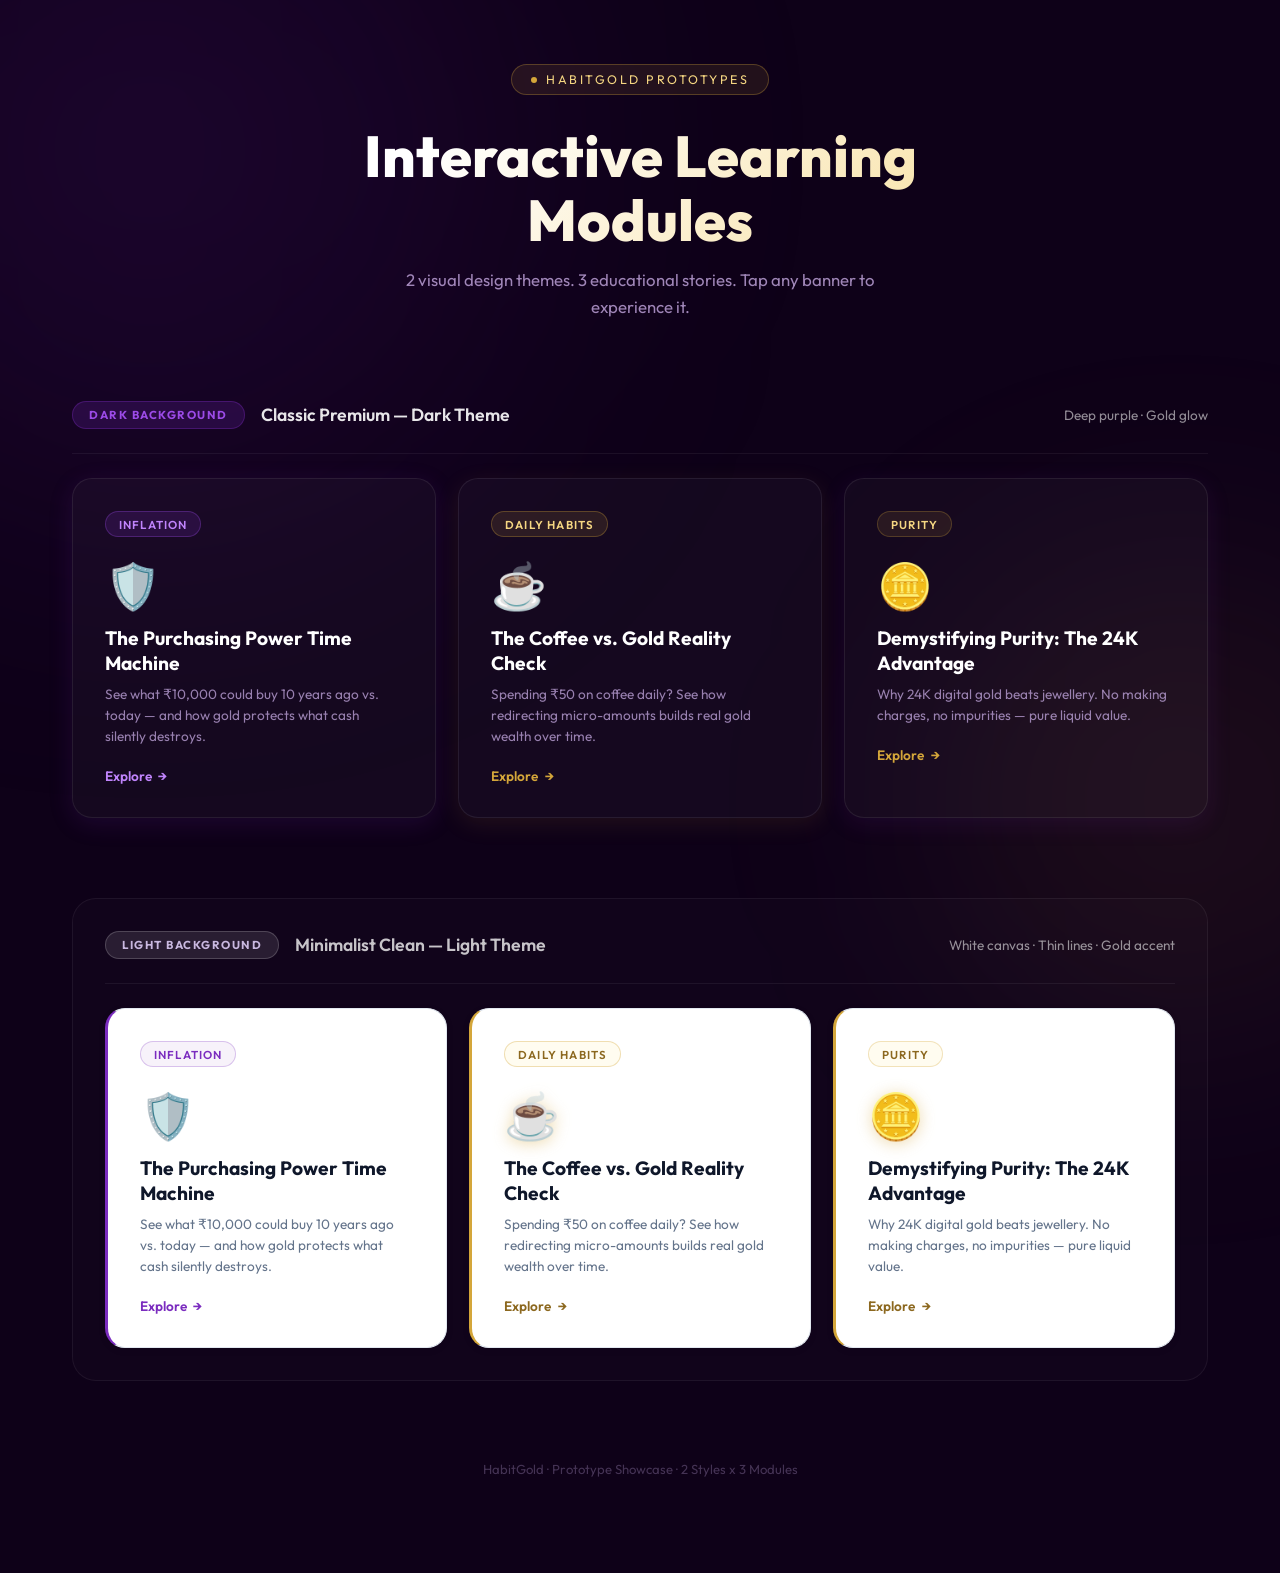
<file: index.html>
<!DOCTYPE html>
<html lang="en">
<head>
    <meta charset="UTF-8">
    <meta name="viewport" content="width=device-width, initial-scale=1.0">
    <title>HabitGold &mdash; Interactive Prototypes</title>
    <meta name="description" content="Explore HabitGold's interactive educational modules across three distinct visual design styles.">
    <link rel="preconnect" href="https://fonts.googleapis.com">
    <link rel="preconnect" href="https://fonts.gstatic.com" crossorigin>
    <link href="https://fonts.googleapis.com/css2?family=Outfit:wght@300;400;500;600;700;800&display=swap" rel="stylesheet">
    <style>
        :root {
            --purple: #7B2CBF;
            --purple-dark: #0e0118;
            --purple-mid: #2d0e4e;
            --purple-light: #9C4BE8;
            --purple-soft-50: #F7F2FA;
            --purple-soft-200: #E3CEEE;
            --gold: #D4A63A;
            --gold-light: #F5D682;
            --gold-dark: #8c681f;
            --text-on-dark: #ffffff;
            --text-on-light: #0F172A;
        }

        * { margin: 0; padding: 0; box-sizing: border-box; }

        body, html {
            font-family: 'Outfit', sans-serif;
            background-color: var(--purple-dark);
            color: var(--text-on-dark);
            min-height: 100vh;
            overflow-x: hidden;
        }

        /* Ambient orbs */
        body::before {
            content: '';
            position: fixed;
            width: 700px; height: 700px;
            background: rgba(123,44,191,0.12);
            border-radius: 50%;
            filter: blur(140px);
            top: -200px; left: -200px;
            z-index: 0;
            pointer-events: none;
            animation: orbFloat 14s ease-in-out infinite;
        }
        body::after {
            content: '';
            position: fixed;
            width: 500px; height: 500px;
            background: rgba(212,166,58,0.07);
            border-radius: 50%;
            filter: blur(120px);
            bottom: -150px; right: -150px;
            z-index: 0;
            pointer-events: none;
            animation: orbFloat 18s ease-in-out infinite reverse;
        }
        @keyframes orbFloat {
            0%, 100% { transform: translate(0,0); }
            50%       { transform: translate(30px,30px); }
        }

        /* PAGE WRAPPER */
        .page {
            position: relative;
            z-index: 1;
            max-width: 1200px;
            margin: 0 auto;
            padding: 4rem 2rem 6rem;
        }

        /* HEADER */
        .header {
            text-align: center;
            margin-bottom: 5rem;
        }
        .logo-pill {
            display: inline-flex;
            align-items: center;
            gap: 0.6rem;
            background: rgba(212,166,58,0.1);
            border: 1px solid rgba(212,166,58,0.3);
            padding: 0.45rem 1.2rem;
            border-radius: 50px;
            font-size: 0.78rem;
            letter-spacing: 2.5px;
            text-transform: uppercase;
            color: var(--gold-light);
            margin-bottom: 1.8rem;
        }
        .logo-pill .pulse {
            width: 6px; height: 6px;
            background: var(--gold);
            border-radius: 50%;
            animation: pulse 2s infinite;
        }
        @keyframes pulse {
            0%,100% { opacity:1; transform:scale(1); }
            50%      { opacity:0.4; transform:scale(0.7); }
        }
        .header h1 {
            font-size: clamp(2rem, 5vw, 3.6rem);
            font-weight: 800;
            line-height: 1.1;
            background: linear-gradient(135deg, #fff 30%, var(--gold-light));
            -webkit-background-clip: text;
            -webkit-text-fill-color: transparent;
            background-clip: text;
            margin-bottom: 1rem;
        }
        .header p {
            font-size: 1.05rem;
            color: rgba(196,168,224,0.8);
            max-width: 480px;
            margin: 0 auto;
            line-height: 1.6;
        }

        /* ROW */
        .row { margin-bottom: 5rem; }

        .row-header {
            display: flex;
            align-items: center;
            gap: 1rem;
            margin-bottom: 1.5rem;
            flex-wrap: wrap;
        }
        .row-header .style-pill {
            display: inline-flex;
            align-items: center;
            gap: 0.5rem;
            padding: 0.35rem 1rem;
            border-radius: 50px;
            font-size: 0.72rem;
            font-weight: 700;
            letter-spacing: 1.5px;
            text-transform: uppercase;
        }
        .row-header h2 {
            font-size: 1.1rem;
            font-weight: 600;
            opacity: 0.9;
        }
        .row-header .row-desc {
            font-size: 0.85rem;
            opacity: 0.55;
            margin-left: auto;
        }
        .divider {
            height: 1px;
            background: rgba(255,255,255,0.06);
            margin-bottom: 1.5rem;
        }

        /* GRID */
        .cards-grid {
            display: grid;
            grid-template-columns: repeat(auto-fit, minmax(300px, 1fr));
            gap: 1.4rem;
        }

        /* BASE CARD */
        .card {
            border-radius: 20px;
            overflow: hidden;
            cursor: pointer;
            text-decoration: none;
            display: block;
            transition: transform 0.35s cubic-bezier(0.34,1.56,0.64,1), box-shadow 0.35s ease;
            position: relative;
        }
        .card:hover { transform: translateY(-7px) scale(1.01); }

        .card-body {
            padding: 2rem;
            min-height: 220px;
            display: flex;
            flex-direction: column;
            position: relative;
            z-index: 2;
        }

        .card-tag {
            display: inline-flex;
            align-items: center;
            gap: 0.4rem;
            padding: 0.3rem 0.8rem;
            border-radius: 50px;
            font-size: 0.72rem;
            font-weight: 600;
            letter-spacing: 1.2px;
            text-transform: uppercase;
            margin-bottom: 1.2rem;
            width: fit-content;
        }
        .card-emoji {
            font-size: 2.8rem;
            margin-bottom: 0.8rem;
            display: block;
            transition: transform 0.3s ease;
        }
        .card:hover .card-emoji { transform: scale(1.12) rotate(-6deg); }

        .card-body h3 {
            font-size: 1.2rem;
            font-weight: 700;
            line-height: 1.3;
            margin-bottom: 0.5rem;
            flex: 1;
        }
        .card-body p {
            font-size: 0.85rem;
            line-height: 1.55;
            margin-bottom: 1.2rem;
        }
        .card-cta {
            font-size: 0.85rem;
            font-weight: 600;
            display: flex;
            align-items: center;
            gap: 0.4rem;
            transition: gap 0.3s ease;
        }
        .card:hover .card-cta { gap: 0.8rem; }

        /* =============================================
           ROW 0 — Default dark gradient
        ============================================= */
        .row-default .style-pill { background: rgba(123,44,191,0.2); color: var(--purple-light); border: 1px solid rgba(123,44,191,0.35); }

        .row-default .card {
            background: rgba(255,255,255,0.03);
            border: 1px solid rgba(255,255,255,0.08);
        }
        .row-default .card-1 { box-shadow: 0 6px 24px rgba(123,44,191,0.15); }
        .row-default .card-2 { box-shadow: 0 6px 24px rgba(212,166,58,0.1); }
        .row-default .card-3 { box-shadow: 0 6px 24px rgba(123,44,191,0.12); }

        .row-default .card::before {
            content: '';
            position: absolute;
            inset: 0;
            border-radius: 20px;
            opacity: 0;
            transition: opacity 0.35s;
            z-index: 1;
        }
        .row-default .card-1::before { background: radial-gradient(circle at top right, rgba(123,44,191,0.25), transparent 60%); }
        .row-default .card-2::before { background: radial-gradient(circle at bottom left, rgba(212,166,58,0.18), transparent 60%); }
        .row-default .card-3::before { background: radial-gradient(circle at top left, rgba(212,166,58,0.12), rgba(123,44,191,0.12), transparent); }
        .row-default .card:hover::before { opacity: 1; }

        .row-default .card-1:hover { box-shadow: 0 18px 50px rgba(123,44,191,0.35); border-color: rgba(123,44,191,0.4); }
        .row-default .card-2:hover { box-shadow: 0 18px 50px rgba(212,166,58,0.25); border-color: rgba(212,166,58,0.35); }
        .row-default .card-3:hover { box-shadow: 0 18px 50px rgba(212,166,58,0.2), 0 18px 50px rgba(123,44,191,0.18); border-color: rgba(212,166,58,0.3); }

        .row-default .card-body h3 { color: #fff; }
        .row-default .card-body p  { color: rgba(196,168,224,0.75); }
        .row-default .card-tag     { background: rgba(123,44,191,0.18); color: #C084FC; border: 1px solid rgba(156,75,232,0.3); }
        .row-default .card-2 .card-tag { background: rgba(212,166,58,0.12); color: var(--gold-light); border-color: rgba(212,166,58,0.3); }
        .row-default .card-3 .card-tag { background: rgba(212,166,58,0.1); color: var(--gold-light); border-color: rgba(212,166,58,0.25); }
        .row-default .card-1 .card-cta { color: #C084FC; }
        .row-default .card-2 .card-cta { color: var(--gold); }
        .row-default .card-3 .card-cta { color: var(--gold); }

        /* =============================================
           ROW 1 — Minimalist Monoline
        ============================================= */
        .row-style1 { background: rgba(255,255,255,0.015); border: 1px solid rgba(255,255,255,0.06); border-radius: 24px; padding: 2rem; }
        .row-style1 .style-pill { background: rgba(248,250,252,0.1); color: #c9b8e0; border: 1.5px solid rgba(255,255,255,0.18); }
        .row-style1 .row-header h2 { color: rgba(255,255,255,0.85); }

        .row-style1 .card {
            background: #FFFFFF;
            border: 1.5px solid #E2E8F0;
            box-shadow: 0 2px 8px rgba(0,0,0,0.06);
        }
        .row-style1 .card:hover { box-shadow: 0 8px 24px rgba(123,44,191,0.15); border-color: var(--purple); }
        .row-style1 .card-2:hover { border-color: var(--gold); box-shadow: 0 8px 24px rgba(212,166,58,0.2); }

        .row-style1 .card-body h3 { color: #0F172A; }
        .row-style1 .card-body p  { color: #64748B; }

        .row-style1 .card-tag { background: #F7F2FA; color: var(--purple); border: 1.5px solid rgba(123,44,191,0.25); }
        .row-style1 .card-2 .card-tag { background: #FFFCF0; color: var(--gold-dark); border-color: rgba(212,166,58,0.35); }
        .row-style1 .card-3 .card-tag { background: #FFFCF0; color: var(--gold-dark); border-color: rgba(212,166,58,0.3); }

        .row-style1 .card-1 { border-left: 3px solid var(--purple); }
        .row-style1 .card-2 { border-left: 3px solid var(--gold); }
        .row-style1 .card-3 { border-left: 3px solid var(--gold); }

        .row-style1 .card-1 .card-cta { color: var(--purple); }
        .row-style1 .card-2 .card-cta { color: var(--gold-dark); }
        .row-style1 .card-3 .card-cta { color: var(--gold-dark); }

        .row-style1 .card-2 .card-emoji,
        .row-style1 .card-3 .card-emoji { filter: drop-shadow(0 2px 8px rgba(212,166,58,0.4)); }

        /* =============================================
           ROW 2 — Flat Geometric
        ============================================= */
        .row-style2 { background: rgba(247,242,250,0.04); border: 1px solid rgba(255,255,255,0.06); border-radius: 24px; padding: 2rem; }
        .row-style2 .style-pill { background: rgba(227,206,238,0.12); color: #c9b8e0; border: 1px solid rgba(227,206,238,0.25); }
        .row-style2 .row-header h2 { color: rgba(255,255,255,0.85); }

        .row-style2 .card { border-radius: 12px; box-shadow: none; }
        .row-style2 .card-1 { background: var(--purple-soft-50); border: 1px solid #E2E8F0; }
        .row-style2 .card-2 { background: #FDF8EC; border: 1px solid rgba(212,166,58,0.25); }
        .row-style2 .card-3 { background: #FDF8EC; border: 1px solid rgba(212,166,58,0.2); }

        .row-style2 .card-1:hover { border-color: var(--purple); box-shadow: 0 4px 16px rgba(123,44,191,0.12); }
        .row-style2 .card-2:hover { border-color: var(--gold); box-shadow: 0 4px 16px rgba(212,166,58,0.18); }
        .row-style2 .card-3:hover { border-color: var(--gold); box-shadow: 0 4px 16px rgba(212,166,58,0.15); }

        .row-style2 .card-body h3 { color: #1E0A3C; }
        .row-style2 .card-body p  { color: #6B5B8A; }

        .row-style2 .card::before {
            content: '';
            display: block;
            height: 5px;
            width: 100%;
            position: absolute;
            top: 0; left: 0;
            z-index: 3;
            border-radius: 12px 12px 0 0;
        }
        .row-style2 .card-1::before { background: var(--purple); }
        .row-style2 .card-2::before { background: var(--gold); }
        .row-style2 .card-3::before { background: linear-gradient(90deg, var(--purple), var(--gold)); }

        .row-style2 .card-tag { background: var(--purple-soft-200); color: var(--purple); border: none; }
        .row-style2 .card-2 .card-tag,
        .row-style2 .card-3 .card-tag { background: rgba(212,166,58,0.18); color: #7a5310; border: none; }

        .row-style2 .card-1 .card-cta { color: var(--purple); }
        .row-style2 .card-2 .card-cta,
        .row-style2 .card-3 .card-cta { color: #7a5310; }

        /* =============================================
           ROW 3 — High-Contrast Premium (Black Card)
        ============================================= */
        .row-style3 { background: linear-gradient(135deg, rgba(90,31,143,0.25), rgba(61,18,112,0.3)); border: 1px solid rgba(212,166,58,0.12); border-radius: 24px; padding: 2rem; }
        .row-style3 .style-pill { background: rgba(212,166,58,0.12); color: var(--gold-light); border: 1px solid rgba(212,166,58,0.3); }
        .row-style3 .row-header h2 { color: #fff; }

        .row-style3 .card {
            background: #5A1F8F;
            border: 1px solid rgba(212,166,58,0.2);
            box-shadow: 0 8px 30px rgba(0,0,0,0.35);
        }
        .row-style3 .card:hover {
            border-color: rgba(212,166,58,0.6);
            box-shadow: 0 16px 50px rgba(0,0,0,0.5), 0 0 40px rgba(212,166,58,0.2);
        }

        .row-style3 .card-body h3 { color: #fff; }
        .row-style3 .card-body p  { color: #E3CEEE; }

        .row-style3 .card-tag { background: rgba(212,166,58,0.12); color: var(--gold-light); border: 1px solid rgba(212,166,58,0.25); }
        .row-style3 .card-1 .card-tag { background: rgba(192,132,252,0.15); color: #C084FC; border-color: rgba(192,132,252,0.3); }

        .row-style3 .card-emoji { filter: drop-shadow(0 0 16px rgba(212,166,58,0.6)); }
        .row-style3 .card:hover .card-emoji { filter: drop-shadow(0 0 24px rgba(212,166,58,0.9)); }

        .row-style3 .card-1 .card-cta { color: #C084FC; }
        .row-style3 .card-2 .card-cta,
        .row-style3 .card-3 .card-cta { color: var(--gold-light); }

        .row-style3 .card::after {
            content: '';
            display: block;
            height: 2px;
            background: linear-gradient(90deg, transparent, var(--gold), transparent);
            position: absolute;
            bottom: 0; left: 10%; right: 10%;
            opacity: 0;
            transition: opacity 0.35s;
        }
        .row-style3 .card:hover::after { opacity: 1; }

        /* FOOTER */
        .footer {
            text-align: center;
            color: rgba(196,168,224,0.3);
            font-size: 0.82rem;
            margin-top: 2rem;
        }

        /* MOBILE */
        @media (max-width: 700px) {
            .page { padding: 2.5rem 1rem 4rem; }
            .cards-grid { grid-template-columns: 1fr; gap: 1rem; }
            .row { margin-bottom: 3rem; }
            .row-header .row-desc { display: none; }
            .row-style1, .row-style2, .row-style3 { padding: 1.2rem; }
            .header { margin-bottom: 3rem; }
        }
    </style>
</head>
<body>
<div class="page">
    <!-- HEADER -->
    <header class="header">
        <div class="logo-pill">
            <span class="pulse"></span>
            HabitGold Prototypes
        </div>
        <h1>Interactive Learning<br>Modules</h1>
        <p>2 visual design themes. 3 educational stories. Tap any banner to experience it.</p>
    </header>

    <!-- ROW 0: Dark Background -->
    <section class="row row-default">
        <div class="row-header">
            <div class="style-pill">Dark Background</div>
            <h2>Classic Premium &mdash; Dark Theme</h2>
            <span class="row-desc">Deep purple &middot; Gold glow</span>
        </div>
        <div class="divider"></div>
        <div class="cards-grid">
            <a href="purchasing-power-machine/" class="card card-1" id="d-timemachine">
                <div class="card-body">
                    <span class="card-tag">Inflation</span>
                    <span class="card-emoji">&#x1F6E1;&#xFE0F;</span>
                    <h3>The Purchasing Power Time Machine</h3>
                    <p>See what &#8377;10,000 could buy 10 years ago vs. today &mdash; and how gold protects what cash silently destroys.</p>
                    <div class="card-cta">Explore <span>&rarr;</span></div>
                </div>
            </a>
            <a href="coffee-vs-gold/" class="card card-2" id="d-coffee">
                <div class="card-body">
                    <span class="card-tag">Daily Habits</span>
                    <span class="card-emoji">&#x2615;</span>
                    <h3>The Coffee vs. Gold Reality Check</h3>
                    <p>Spending &#8377;50 on coffee daily? See how redirecting micro-amounts builds real gold wealth over time.</p>
                    <div class="card-cta">Explore <span>&rarr;</span></div>
                </div>
            </a>
            <a href="24k-advantage/" class="card card-3" id="d-24k">
                <div class="card-body">
                    <span class="card-tag">Purity</span>
                    <span class="card-emoji">&#x1FA99;</span>
                    <h3>Demystifying Purity: The 24K Advantage</h3>
                    <p>Why 24K digital gold beats jewellery. No making charges, no impurities &mdash; pure liquid value.</p>
                    <div class="card-cta">Explore <span>&rarr;</span></div>
                </div>
            </a>
        </div>
    </section>

    <!-- ROW 1: Light Background -->
    <section class="row row-style1">
        <div class="row-header">
            <div class="style-pill">Light Background</div>
            <h2>Minimalist Clean &mdash; Light Theme</h2>
            <span class="row-desc">White canvas &middot; Thin lines &middot; Gold accent</span>
        </div>
        <div class="divider"></div>
        <div class="cards-grid">
            <a href="purchasing-power-machine/?style=1" class="card card-1" id="s1-timemachine">
                <div class="card-body">
                    <span class="card-tag">Inflation</span>
                    <span class="card-emoji">&#x1F6E1;&#xFE0F;</span>
                    <h3>The Purchasing Power Time Machine</h3>
                    <p>See what &#8377;10,000 could buy 10 years ago vs. today &mdash; and how gold protects what cash silently destroys.</p>
                    <div class="card-cta">Explore <span>&rarr;</span></div>
                </div>
            </a>
            <a href="coffee-vs-gold/?style=1" class="card card-2" id="s1-coffee">
                <div class="card-body">
                    <span class="card-tag">Daily Habits</span>
                    <span class="card-emoji">&#x2615;</span>
                    <h3>The Coffee vs. Gold Reality Check</h3>
                    <p>Spending &#8377;50 on coffee daily? See how redirecting micro-amounts builds real gold wealth over time.</p>
                    <div class="card-cta">Explore <span>&rarr;</span></div>
                </div>
            </a>
            <a href="24k-advantage/?style=1" class="card card-3" id="s1-24k">
                <div class="card-body">
                    <span class="card-tag">Purity</span>
                    <span class="card-emoji">&#x1FA99;</span>
                    <h3>Demystifying Purity: The 24K Advantage</h3>
                    <p>Why 24K digital gold beats jewellery. No making charges, no impurities &mdash; pure liquid value.</p>
                    <div class="card-cta">Explore <span>&rarr;</span></div>
                </div>
            </a>
        </div>
    </section>

    <footer class="footer">HabitGold &middot; Prototype Showcase &middot; 2 Styles x 3 Modules</footer>
</div>
</body>
</html>
</file>
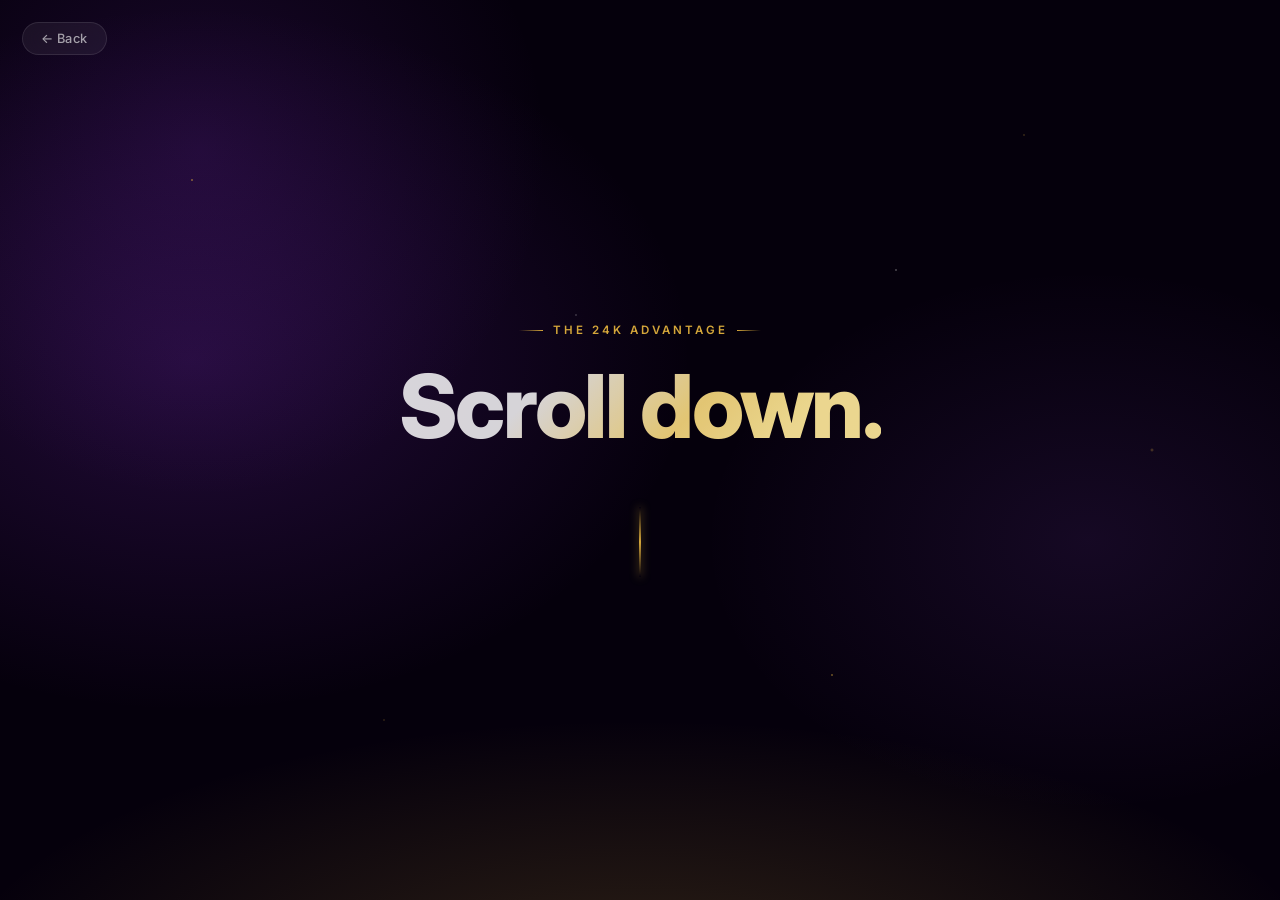
<file: 24k-advantage/index.html>
<!DOCTYPE html>
<html lang="en">
<head>
    <script>(function(){var p=new URLSearchParams(location.search),s=p.get('style');if(s)document.documentElement.classList.add('style-'+s);})();</script>
    <meta charset="UTF-8">
    <meta name="viewport" content="width=device-width, initial-scale=1.0">
    <title>Demystifying Purity: The 24K Advantage &mdash; HabitGold</title>
    <meta name="description" content="Understand why 24K digital gold is purer, fairer, and more valuable than traditional 22K jewellery.">
    <link rel="preconnect" href="https://fonts.googleapis.com">
    <link rel="preconnect" href="https://fonts.gstatic.com" crossorigin>
    <link href="https://fonts.googleapis.com/css2?family=Instrument+Serif:ital@0;1&family=Inter:wght@300;400;500;600;700&display=swap" rel="stylesheet">
    <link rel="stylesheet" href="/purchasing-power-machine/style.css">
    <link rel="stylesheet" href="/styles/style-1.css">
    <link rel="stylesheet" href="/styles/style-2.css">
    <link rel="stylesheet" href="/styles/style-3.css">
    <style>
        .back-btn {
            position: fixed;
            top: 1.4rem; left: 1.4rem; z-index: 100;
            display: inline-flex; align-items: center; gap: 0.45rem;
            padding: 0.5rem 1.1rem; border-radius: 50px;
            font-family: 'Inter', sans-serif; font-size: 0.8rem; font-weight: 500;
            text-decoration: none;
            background: rgba(255,255,255,0.06); color: rgba(255,255,255,0.6);
            border: 1px solid rgba(255,255,255,0.1);
            transition: all 0.25s ease; backdrop-filter: blur(14px); letter-spacing: 0.5px;
        }
        .back-btn:hover { background: rgba(255,255,255,0.1); color: #fff; border-color: rgba(255,255,255,0.2); transform: translateX(-2px); }

        /* ── Purity comparison ─────────────────────────────── */
        .purity-duo {
            display: grid;
            grid-template-columns: 1fr 1fr;
            gap: 1.2rem;
            width: 100%;
            margin-top: 2rem;
        }
        .purity-card {
            border-radius: 22px;
            padding: 2.2rem 1.8rem;
            text-align: center;
            position: relative;
            overflow: hidden;
            transition: transform 0.4s cubic-bezier(0.34,1.56,0.64,1);
        }
        .purity-card::before {
            content: '';
            position: absolute; top: 0; left: 0; right: 0; height: 1px;
            background: linear-gradient(90deg, transparent, rgba(255,255,255,0.12), transparent);
        }
        .purity-card:hover { transform: translateY(-6px); }
        .purity-card.jewel {
            background: rgba(255,255,255,0.04);
            border: 1px solid rgba(255,255,255,0.09);
        }
        .purity-card.pure {
            background: linear-gradient(150deg, rgba(212,166,58,0.14), rgba(212,166,58,0.05));
            border: 1px solid rgba(212,166,58,0.3);
            box-shadow: 0 8px 40px rgba(212,166,58,0.12);
        }
        .purity-label {
            font-family: 'Inter', sans-serif;
            font-size: 0.7rem; letter-spacing: 2.5px; text-transform: uppercase;
            color: rgba(255,255,255,0.4); margin-bottom: 1rem;
        }
        .purity-karat {
            font-family: 'Inter', sans-serif;
            font-size: 4.8rem; font-weight: 800; line-height: 1.1; margin-bottom: 0.3rem;
            letter-spacing: -0.03em;
        }
        .jewel .purity-label { color: rgba(255, 255, 255, 0.75); }
        .jewel .purity-karat { color: rgba(255, 255, 255, 0.7); }
        .jewel .purity-pct   { color: rgba(255, 255, 255, 0.7); }
        .pure .purity-karat {
            background: linear-gradient(135deg, var(--gold-primary), var(--gold-shine));
            -webkit-background-clip: text; -webkit-text-fill-color: transparent; background-clip: text;
        }
        .purity-pct {
            font-family: 'Inter', sans-serif;
            font-size: 0.88rem; color: rgba(255,255,255,0.4); margin-bottom: 1.2rem;
        }
        .pure .purity-pct { color: rgba(212,166,58,0.7); }
        .purity-bar-wrap {
            height: 6px; background: rgba(255,255,255,0.06); border-radius: 50px; overflow: hidden; margin: 0.8rem 0;
        }
        .purity-bar {
            height: 100%; border-radius: 50px; width: 0%;
            transition: width 2s cubic-bezier(0.16,1,0.3,1);
        }
        .jewel .purity-bar { background: rgba(255,255,255,0.25); }
        .pure .purity-bar {
            background: linear-gradient(90deg, var(--gold-dark), var(--gold-primary), var(--gold-shine));
            box-shadow: 0 0 12px rgba(212,166,58,0.5);
        }
        .purity-badge {
            display: inline-block; padding: 0.35rem 0.9rem; border-radius: 50px;
            font-family: 'Inter', sans-serif; font-size: 0.75rem; font-weight: 600;
        }
        .jewel .purity-badge { background: rgba(255, 255, 255, 0.12); color: rgba(255, 255, 255, 0.7); }
        .pure .purity-badge { background: rgba(212,166,58,0.12); color: var(--gold-light); border: 1px solid rgba(212,166,58,0.2); }

        /* ── Charges list ──────────────────────────────────── */
        .charges-panel {
            width: 100%;
            background: rgba(255,255,255,0.04);
            border: 1px solid rgba(255,255,255,0.07);
            border-radius: 22px;
            overflow: hidden;
            margin-top: 2rem;
            backdrop-filter: blur(16px);
        }
        .charges-panel::before {
            content: '';
            display: block; height: 1px;
            background: linear-gradient(90deg, transparent, rgba(255,100,100,0.3), transparent);
        }
        .charge-item {
            display: flex; justify-content: space-between; align-items: center;
            padding: 1.2rem 1.8rem;
            border-bottom: 1px solid rgba(255,255,255,0.05);
            transition: background 0.2s;
        }
        .charge-item:last-child { border-bottom: none; }
        .charge-item:hover { background: rgba(255,255,255,0.025); }
        .charge-item.gold-row {
            background: rgba(212,166,58,0.05);
            border-color: rgba(212,166,58,0.1);
        }
        .charge-left { display: flex; align-items: center; gap: 0.8rem; }
        .charge-icon { font-size: 1.3rem; }
        .charge-name {
            font-family: 'Inter', sans-serif; font-size: 0.9rem;
            color: rgba(255,255,255,0.55); font-weight: 400;
        }
        .gold-row .charge-name { color: rgba(212,166,58,0.85); }
        .charge-val {
            font-family: 'Inter', sans-serif;
            font-size: 1.25rem; font-weight: 700;
            letter-spacing: -0.02em;
            white-space: nowrap;
        }
        .charge-val.red   { color: #FF7B7B; }
        .charge-val.gold  { color: var(--gold-primary); }

        /* ── Comparison table ─────────────────────────────── */
        .compare-panel {
            width: 100%;
            background: rgba(255,255,255,0.03);
            border: 1px solid rgba(255,255,255,0.07);
            border-radius: 22px;
            overflow: hidden;
            margin-top: 2rem;
            backdrop-filter: blur(16px);
        }
        .compare-panel::before {
            content: '';
            display: block; height: 1px;
            background: linear-gradient(90deg, transparent, rgba(212,166,58,0.25), transparent);
        }
        .cmp-row {
            display: grid;
            grid-template-columns: 1.6fr 1fr 1fr;
            border-bottom: 1px solid rgba(255,255,255,0.04);
        }
        .cmp-row:last-child { border-bottom: none; }
        .cmp-row.head { background: rgba(255,255,255,0.04); }
        .cmp-cell {
            padding: 1rem 1.2rem;
            font-family: 'Inter', sans-serif;
            font-size: 0.85rem;
            color: rgba(255,255,255,0.4);
            border-right: 1px solid rgba(255,255,255,0.04);
            display: flex; align-items: center;
        }
        .cmp-cell:last-child { border-right: none; }
        .cmp-cell.head-cell {
            font-size: 0.72rem; font-weight: 700;
            text-transform: uppercase; letter-spacing: 1.5px;
            color: rgba(255,255,255,0.5);
        }
        .cmp-cell.gold-col { font-weight: 600; color: var(--gold-primary); }
        .cmp-cell.red-col  { color: rgba(255,120,120,0.7); }

        /* ── Transparency meter ───────────────────────────── */
        .meter-block {
            width: 100%; margin-top: 2rem;
        }
        .meter-labels {
            display: flex; justify-content: space-between;
            font-family: 'Inter', sans-serif; font-size: 0.78rem;
            color: rgba(255,255,255,0.35); margin-bottom: 0.5rem;
        }
        .meter-track {
            height: 14px; background: rgba(255,255,255,0.05); border-radius: 50px; overflow: hidden;
        }
        .meter-fill {
            height: 100%; border-radius: 50px; width: 0%;
            background: linear-gradient(90deg, var(--purple-primary), var(--gold-primary), var(--gold-shine));
            box-shadow: 0 0 16px rgba(212,166,58,0.4);
            transition: width 2.5s cubic-bezier(0.16,1,0.3,1);
        }
        .meter-caption {
            font-family: 'Inter', sans-serif; font-size: 0.8rem;
            color: rgba(212,166,58,0.6); text-align: center; margin-top: 0.6rem;
        }

        /* ── Insight banner ───────────────────────────────── */
        .insight-banner {
            width: 100%;
            background: linear-gradient(135deg, rgba(212,166,58,0.1), rgba(212,166,58,0.04));
            border: 1px solid rgba(212,166,58,0.2);
            border-radius: 16px; padding: 1.5rem 2rem; margin-top: 1.5rem;
            display: flex; align-items: center; gap: 1.2rem;
        }
        .insight-banner .ins-icon { font-size: 1.8rem; flex-shrink: 0; }
        .insight-banner p { font-family: 'Inter', sans-serif; font-size: 0.9rem; color: rgba(255,255,255,0.6); line-height: 1.6; }
        .insight-banner strong { color: var(--gold-light); font-weight: 600; }

        @media (max-width: 640px) {
            .purity-duo { grid-template-columns: 1fr; }
            .purity-karat { font-size: 3.8rem; }
            .cmp-cell { padding: 0.8rem 0.7rem; font-size: 0.75rem; }
        }
    </style>
</head>
<body>
    <a href="/" class="back-btn">&larr; Back</a>

    <div class="modal-overlay">

        <!-- SCREEN 1: Prompt -->
        <section class="screen prompt-screen" id="screen-prompt">
            <p class="eyebrow" style="position:relative;z-index:2;">The 24K Advantage</p>
            <h1 class="scroll-prompt">Scroll down.</h1>
            <div class="scroll-indicator"></div>
        </section>

        <!-- SCREEN 2: The Hook -->
        <section class="screen concept-screen" id="screen-hook">
            <div class="content-box fade-up">
                <p class="eyebrow">The Hidden Truth</p>
                <h2 class="title">You think you<br>know <span class="gold-text">gold.</span></h2>
                <p class="subtitle">The gold in your jewellery box<br>isn't quite what it seems.</p>
                <div class="amount-box">
                    <span>When you buy 22K jewellery</span>
                    <h3 style="font-size:2.6rem;">8.33% isn't gold.</h3>
                    <div class="gold-rule"></div>
                    <span>It's copper, silver, or zinc alloy</span>
                </div>
            </div>
        </section>

        <!-- SCREEN 3: Purity Side by Side -->
        <section class="screen split-screen" id="screen-purity">
            <div class="content-box fade-up" style="max-width:680px;">
                <p class="eyebrow">The Purity Gap</p>
                <h2 class="title">Side by side.<br>The <span class="purple-light">purity</span> difference.</h2>
                <div class="purity-duo">
                    <div class="purity-card jewel">
                        <div class="purity-label">Traditional Jewellery</div>
                        <div class="purity-karat">22K</div>
                        <div class="purity-pct">91.67% pure gold</div>
                        <div class="purity-bar-wrap"><div class="purity-bar" id="bar-22k"></div></div>
                        <span class="purity-badge">+ Making charges</span>
                    </div>
                    <div class="purity-card pure">
                        <div class="purity-label">Digital Gold</div>
                        <div class="purity-karat">24K</div>
                        <div class="purity-pct">99.99% pure gold</div>
                        <div class="purity-bar-wrap"><div class="purity-bar" id="bar-24k"></div></div>
                        <span class="purity-badge">&#x2713; Zero charges</span>
                    </div>
                </div>
            </div>
        </section>

        <!-- SCREEN 4: Hidden Charges -->
        <section class="screen" id="screen-charges" style="background: radial-gradient(ellipse 70% 60% at 80% 20%, rgba(255,80,80,0.08), transparent 60%), radial-gradient(ellipse 60% 50% at 10% 80%, rgba(123,44,191,0.15), transparent 60%), #05000C;">
            <div class="content-box fade-up">
                <p class="eyebrow">The Real Cost</p>
                <h2 class="title">The <span style="color:#FF7B7B;">hidden</span> cost<br>of jewellery gold.</h2>
                <p class="subtitle" style="margin-bottom:0;">On a &#8377;10,000 jewellery purchase:</p>
                <div class="charges-panel">
                    <div class="charge-item">
                        <div class="charge-left">
                            <span class="charge-icon">&#x1F528;</span>
                            <span class="charge-name">Making Charges</span>
                        </div>
                        <span class="charge-val red">&#8377;800 &ndash; &#8377;1,500</span>
                    </div>
                    <div class="charge-item">
                        <div class="charge-left">
                            <span class="charge-icon">&#x1F9EA;</span>
                            <span class="charge-name">Alloy Impurities (8.33%)</span>
                        </div>
                        <span class="charge-val red">&#8377;833 not gold</span>
                    </div>
                    <div class="charge-item">
                        <div class="charge-left">
                            <span class="charge-icon">&#x1F4C9;</span>
                            <span class="charge-name">Resale Deduction</span>
                        </div>
                        <span class="charge-val red">&ndash;15% to &ndash;30%</span>
                    </div>
                    <div class="charge-item gold-row">
                        <div class="charge-left">
                            <span class="charge-icon">&#x2728;</span>
                            <span class="charge-name">24K Digital Gold &mdash; All charges</span>
                        </div>
                        <span class="charge-val gold">Zero</span>
                    </div>
                </div>
            </div>
        </section>

        <!-- SCREEN 5: Full Comparison -->
        <section class="screen gold-theme" id="screen-compare">
            <div class="content-box fade-up">
                <p class="eyebrow">Feature by Feature</p>
                <h2 class="title">100% <span class="gold-text">transparent.</span><br>100% yours.</h2>
                <div class="compare-panel">
                    <div class="cmp-row head">
                        <div class="cmp-cell head-cell">Feature</div>
                        <div class="cmp-cell head-cell">22K Jewellery</div>
                        <div class="cmp-cell head-cell" style="color:var(--gold-primary);">24K Digital</div>
                    </div>
                    <div class="cmp-row">
                        <div class="cmp-cell">Purity</div>
                        <div class="cmp-cell red-col">91.67%</div>
                        <div class="cmp-cell gold-col">99.99%</div>
                    </div>
                    <div class="cmp-row">
                        <div class="cmp-cell">Making Charges</div>
                        <div class="cmp-cell red-col">&#8377;800&ndash;1,500</div>
                        <div class="cmp-cell gold-col">&#8377;0</div>
                    </div>
                    <div class="cmp-row">
                        <div class="cmp-cell">Minimum Buy</div>
                        <div class="cmp-cell red-col">High (full piece)</div>
                        <div class="cmp-cell gold-col">From &#8377;10</div>
                    </div>
                    <div class="cmp-row">
                        <div class="cmp-cell">Resale Value</div>
                        <div class="cmp-cell red-col">&ndash;15% to &ndash;30%</div>
                        <div class="cmp-cell gold-col">Live market rate</div>
                    </div>
                    <div class="cmp-row">
                        <div class="cmp-cell">Storage Risk</div>
                        <div class="cmp-cell red-col">Theft &amp; loss</div>
                        <div class="cmp-cell gold-col">Secure vault</div>
                    </div>
                </div>
                <div class="meter-block">

                    <div class="meter-caption">Every milligram you own is verified, vaulted &amp; insured.</div>
                </div>
            </div>
        </section>

        <!-- SCREEN 6: Conclusion -->
        <section class="screen conclusion-screen" id="screen-conclusion">
            <div class="content-box fade-up">
                <div class="shield-icon">&#x1FA99;</div>
                <p class="eyebrow">The Standard</p>
                <h2 class="title">Pure gold.<br><span class="gold-text">Pure trust.</span></h2>
                <div class="gold-rule"></div>
                <p class="conclusion-text">No alloys. No hidden fees. No surprises.</p>
                <p class="conclusion-text strong">24K digital gold &mdash; the only gold that works as hard as you do.</p>
                <button class="cta-button" onclick="window.location.href='/'">Buy 24K Gold from &#8377;10 &rarr;</button>
            </div>
        </section>

    </div>

    <script>
        const fadeUpEls    = document.querySelectorAll('.fade-up');
        const scrollPrompt = document.querySelector('.scroll-prompt');
        const scrollLine   = document.querySelector('.scroll-indicator');
        const overlay      = document.querySelector('.modal-overlay');

        const obs = new IntersectionObserver((entries) => {
            entries.forEach(e => {
                if (e.isIntersecting) {
                    e.target.classList.add('active');
                    if (e.target.closest('#screen-purity')) {
                        setTimeout(() => { document.getElementById('bar-22k').style.width = '91.67%'; }, 300);
                        setTimeout(() => { document.getElementById('bar-24k').style.width = '99.9%';  }, 500);
                    }
                    if (e.target.closest('#screen-compare')) {
                        setTimeout(() => { const el = document.getElementById('meter-fill'); if (el) el.style.width = '99%'; }, 400);
                    }
                } else {
                    e.target.classList.remove('active');
                    if (e.target.closest('#screen-purity')) {
                        document.getElementById('bar-22k').style.width = '0%';
                        document.getElementById('bar-24k').style.width = '0%';
                    }
                    if (e.target.closest('#screen-compare')) {
                        const el = document.getElementById('meter-fill'); if (el) el.style.width = '0%';
                    }
                }
            });
        }, { threshold: 0.25 });

        fadeUpEls.forEach(el => obs.observe(el));

        overlay.addEventListener('scroll', () => {
            const gone = overlay.scrollTop > 60;
            scrollPrompt.style.opacity = gone ? '0' : '0.92';
            scrollLine.style.opacity   = gone ? '0' : '1';
            scrollPrompt.style.transition = 'opacity 0.6s ease';
            scrollLine.style.transition   = 'opacity 0.6s ease';
        });
    </script>
</body>
</html>
</file>
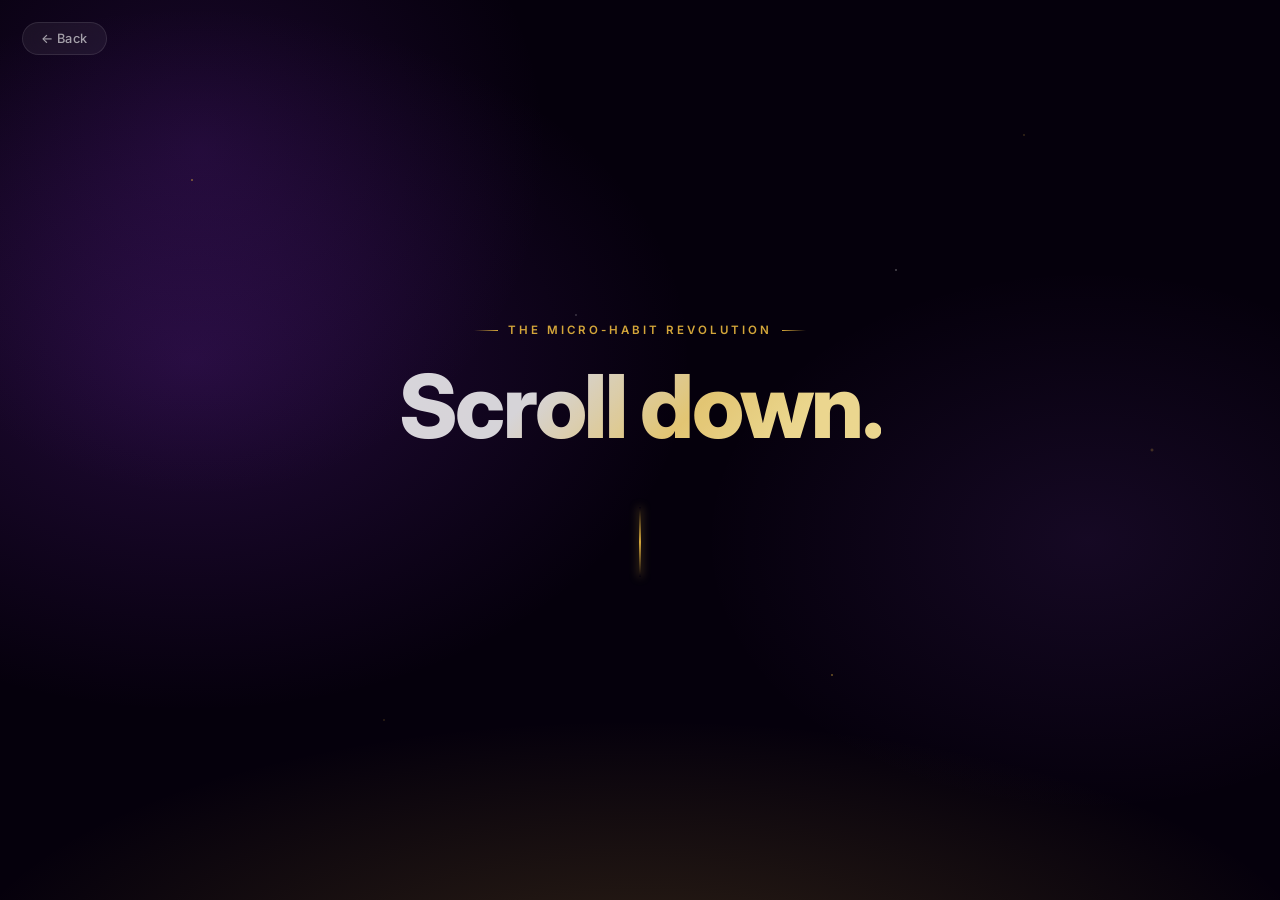
<file: coffee-vs-gold/index.html>
<!DOCTYPE html>
<html lang="en">
<head>
    <script>(function(){var p=new URLSearchParams(location.search),s=p.get('style');if(s)document.documentElement.classList.add('style-'+s);})();</script>
    <meta charset="UTF-8">
    <meta name="viewport" content="width=device-width, initial-scale=1.0">
    <title>The Coffee vs. Gold Reality Check &mdash; HabitGold</title>
    <meta name="description" content="See how redirecting just Rs.50 a day from coffee to gold builds real wealth through the power of micro-habits.">
    <link rel="preconnect" href="https://fonts.googleapis.com">
    <link rel="preconnect" href="https://fonts.gstatic.com" crossorigin>
    <link href="https://fonts.googleapis.com/css2?family=Instrument+Serif:ital@0;1&family=Inter:wght@300;400;500;600;700&display=swap" rel="stylesheet">
    <link rel="stylesheet" href="/purchasing-power-machine/style.css">
    <link rel="stylesheet" href="/styles/style-1.css">
    <link rel="stylesheet" href="/styles/style-2.css">
    <link rel="stylesheet" href="/styles/style-3.css">
    <style>
        .back-btn {
            position: fixed;
            top: 1.4rem; left: 1.4rem;
            z-index: 100;
            display: inline-flex; align-items: center; gap: 0.45rem;
            padding: 0.5rem 1.1rem;
            border-radius: 50px;
            font-family: 'Inter', sans-serif;
            font-size: 0.8rem; font-weight: 500;
            text-decoration: none;
            background: rgba(255,255,255,0.06);
            color: rgba(255,255,255,0.6);
            border: 1px solid rgba(255,255,255,0.1);
            transition: all 0.25s ease;
            backdrop-filter: blur(14px);
            letter-spacing: 0.5px;
        }
        .back-btn:hover { background: rgba(255,255,255,0.1); color: #fff; border-color: rgba(255,255,255,0.2); transform: translateX(-2px); }

        /* ── Habit comparison cards ──────────────────────────── */
        .habit-grid {
            display: grid;
            grid-template-columns: 1fr 1fr;
            gap: 1.2rem;
            width: 100%;
            margin-top: 2rem;
        }
        .habit-card {
            border-radius: 22px;
            padding: 2rem 1.8rem;
            position: relative;
            overflow: hidden;
            transition: transform 0.4s cubic-bezier(0.34,1.56,0.64,1);
        }
        .habit-card::before {
            content: '';
            position: absolute; top: 0; left: 0; right: 0;
            height: 1px;
            background: linear-gradient(90deg, transparent, rgba(255,255,255,0.1), transparent);
        }
        .habit-card:hover { transform: translateY(-6px); }
        .habit-card.coffee {
            background: linear-gradient(150deg, rgba(123,44,191,0.2), rgba(75,20,130,0.12));
            border: 1px solid rgba(168,85,247,0.25);
        }
        .habit-card.gold-habit {
            background: linear-gradient(150deg, rgba(212,166,58,0.15), rgba(180,130,20,0.08));
            border: 1px solid rgba(212,166,58,0.3);
            box-shadow: 0 8px 40px rgba(212,166,58,0.1);
        }
        .habit-card .hc-icon {
            font-size: 2.8rem;
            display: block;
            margin-bottom: 1rem;
            filter: drop-shadow(0 4px 12px rgba(0,0,0,0.3));
        }
        .gold-habit .hc-icon { filter: drop-shadow(0 0 18px rgba(212,166,58,0.6)); }
        .habit-card h3 {
            font-family: 'Inter', sans-serif;
            font-size: 1.45rem;
            font-weight: 700;
            color: #fff;
            margin-bottom: 0.4rem;
            letter-spacing: -0.02em;
        }
        .habit-card p {
            font-family: 'Inter', sans-serif;
            font-size: 0.84rem;
            color: rgba(255,255,255,0.5);
            line-height: 1.6;
            margin-bottom: 1rem;
        }
        .habit-amount {
            font-family: 'Inter', sans-serif;
            font-size: 1.8rem;
            font-weight: 700;
            letter-spacing: -0.02em;
        }
        .coffee .habit-amount { color: var(--purple-soft); }
        .gold-habit .habit-amount {
            background: linear-gradient(135deg, var(--gold-primary), var(--gold-shine));
            -webkit-background-clip: text;
            -webkit-text-fill-color: transparent;
            background-clip: text;
        }

        /* ── Streak dots ─────────────────────────────────────── */
        .streak-grid {
            display: grid;
            grid-template-columns: repeat(10, 1fr);
            gap: 0.5rem;
            width: 100%;
            margin: 1.5rem 0;
        }
        .streak-dot {
            aspect-ratio: 1;
            border-radius: 50%;
            background: rgba(212,166,58,0.1);
            border: 1px solid rgba(212,166,58,0.2);
            transition: all 0.3s ease;
        }
        .streak-dot.filled {
            background: var(--gold-primary);
            border-color: var(--gold-primary);
            box-shadow: 0 0 8px rgba(212,166,58,0.6);
        }

        /* ── Month summary box ───────────────────────────────── */
        .month-box {
            width: 100%;
            background: linear-gradient(135deg, rgba(212,166,58,0.1), rgba(212,166,58,0.04));
            border: 1px solid rgba(212,166,58,0.2);
            border-radius: 20px;
            padding: 2rem;
            text-align: center;
            position: relative;
            overflow: hidden;
        }
        .month-box::before {
            content: '';
            position: absolute; top: 0; left: 0; right: 0;
            height: 1px;
            background: linear-gradient(90deg, transparent, rgba(212,166,58,0.4), transparent);
        }
        .month-box .mb-label {
            font-family: 'Inter', sans-serif;
            font-size: 0.72rem;
            letter-spacing: 2.5px;
            text-transform: uppercase;
            color: rgba(212,166,58,0.8);
            margin-bottom: 0.6rem;
        }
        .month-box .mb-num {
            font-family: 'Inter', sans-serif;
            font-size: 3.8rem;
            font-weight: 800;
            background: linear-gradient(135deg, var(--gold-primary), var(--gold-shine));
            -webkit-background-clip: text;
            -webkit-text-fill-color: transparent;
            background-clip: text;
            line-height: 1.1;
            letter-spacing: -0.03em;
        }
        .month-box .mb-sub {
            font-family: 'Inter', sans-serif;
            font-size: 0.85rem;
            color: rgba(255,255,255,0.4);
            margin-top: 0.4rem;
        }

        /* ── Growth timeline tiles ───────────────────────────── */
        .growth-grid {
            display: grid;
            grid-template-columns: repeat(3, 1fr);
            gap: 1rem;
            width: 100%;
            margin-top: 1.8rem;
        }
        .growth-tile {
            border-radius: 18px;
            padding: 1.6rem 1rem;
            text-align: center;
            background: rgba(255,255,255,0.03);
            border: 1px solid rgba(255,255,255,0.07);
            transition: transform 0.3s ease, border-color 0.3s, box-shadow 0.3s;
            position: relative;
            overflow: hidden;
        }
        .growth-tile::before {
            content: '';
            position: absolute; top: 0; left: 0; right: 0;
            height: 3px;
            background: linear-gradient(90deg, var(--gold-dark), var(--gold-primary), var(--gold-shine));
            opacity: 0;
            transition: opacity 0.3s;
        }
        .growth-tile:hover {
            transform: translateY(-6px);
            border-color: rgba(212,166,58,0.3);
            box-shadow: 0 12px 40px rgba(212,166,58,0.12);
        }
        .growth-tile:hover::before { opacity: 1; }
        .growth-tile .gt-icon { font-size: 1.8rem; margin-bottom: 0.6rem; display: block; }
        .growth-tile .gt-year {
            font-family: 'Inter', sans-serif;
            font-size: 0.72rem;
            letter-spacing: 1.5px;
            text-transform: uppercase;
            color: rgba(255,255,255,0.35);
            margin-bottom: 0.5rem;
        }
        .growth-tile .gt-grams {
            font-family: 'Inter', sans-serif;
            font-size: 1.8rem;
            font-weight: 800;
            background: linear-gradient(135deg, var(--gold-primary), var(--gold-shine));
            -webkit-background-clip: text;
            -webkit-text-fill-color: transparent;
            background-clip: text;
            line-height: 1.1;
            margin-bottom: 0.3rem;
            letter-spacing: -0.02em;
        }
        .growth-tile .gt-value {
            font-family: 'Inter', sans-serif;
            font-size: 0.8rem;
            color: rgba(212,166,58,0.6);
        }

        /* ── Progress bar ────────────────────────────────────── */
        .progress-wrap {
            width: 100%; margin-top: 2rem;
        }
        .progress-label {
            display: flex;
            justify-content: space-between;
            font-family: 'Inter', sans-serif;
            font-size: 0.78rem;
            color: rgba(255,255,255,0.35);
            margin-bottom: 0.5rem;
        }
        .progress-track {
            width: 100%;
            height: 10px;
            background: rgba(255,255,255,0.05);
            border-radius: 50px;
            overflow: hidden;
        }
        .progress-fill {
            height: 100%;
            border-radius: 50px;
            width: 0%;
            background: linear-gradient(90deg, var(--gold-dark), var(--gold-primary), var(--gold-shine));
            box-shadow: 0 0 12px rgba(212,166,58,0.5);
            transition: width 2.5s cubic-bezier(0.16,1,0.3,1);
        }
        .progress-caption {
            font-family: 'Inter', sans-serif;
            font-size: 0.78rem;
            color: rgba(212,166,58,0.6);
            text-align: right;
            margin-top: 0.4rem;
        }

        /* ── Insight banner ──────────────────────────────────── */
        .insight-banner {
            width: 100%;
            background: linear-gradient(135deg, rgba(212,166,58,0.1), rgba(212,166,58,0.04));
            border: 1px solid rgba(212,166,58,0.2);
            border-radius: 16px;
            padding: 1.5rem 2rem;
            margin-top: 1.5rem;
            display: flex; align-items: center; gap: 1.2rem;
            backdrop-filter: blur(10px);
        }
        .insight-banner .ins-icon { font-size: 1.8rem; flex-shrink: 0; }
        .insight-banner p { font-family: 'Inter', sans-serif; font-size: 0.9rem; color: rgba(255,255,255,0.6); line-height: 1.6; }
        .insight-banner strong { color: var(--gold-light); font-weight: 600; }

        @media (max-width: 640px) {
            .habit-grid { grid-template-columns: 1fr; }
            .growth-grid { grid-template-columns: 1fr; gap: 0.8rem; }
            .streak-grid { grid-template-columns: repeat(6, 1fr); }
        }
    </style>
</head>
<body>
    <a href="/" class="back-btn">&larr; Back</a>

    <div class="modal-overlay">

        <!-- SCREEN 1: Prompt -->
        <section class="screen prompt-screen" id="screen-prompt">
            <p class="eyebrow" style="position:relative;z-index:2;">The Micro-Habit Revolution</p>
            <h1 class="scroll-prompt">Scroll down.</h1>
            <div class="scroll-indicator"></div>
        </section>

        <!-- SCREEN 2: The Hook -->
        <section class="screen concept-screen" id="screen-hook">
            <div class="content-box fade-up">
                <p class="eyebrow">The Real Barrier to Wealth</p>
                <h2 class="title">You say you can't<br>afford to <span class="gold-text">invest.</span></h2>
                <p class="subtitle">But what if you're already spending<br>that money &mdash; one cup at a time?</p>
                <div class="amount-box">
                    <span>You spend every single day</span>
                    <h3>&#8377; 20 &ndash; 50</h3>
                    <div class="gold-rule"></div>
                    <span>On coffee, chai, snacks &amp; treats</span>
                </div>
            </div>
        </section>

        <!-- SCREEN 3: The Two Habits -->
        <section class="screen split-screen" id="screen-habits">
            <div class="content-box fade-up" style="max-width:700px;">
                <p class="eyebrow">A Tale of Two Habits</p>
                <h2 class="title">Same money.<br><span class="gold-text">Radically different</span> outcomes.</h2>
                <div class="habit-grid">
                    <div class="habit-card coffee">
                        <span class="hc-icon">&#x2615;</span>
                        <h3>The Daily Coffee</h3>
                        <p>Enjoyed in 15 minutes. Forgotten by lunch. Gone forever.</p>
                        <div class="habit-amount">&#8377;50/day</div>
                    </div>
                    <div class="habit-card gold-habit">
                        <span class="hc-icon">&#x1FA99;</span>
                        <h3>The Daily Gold SIP</h3>
                        <p>0.004g of 24K gold added to your vault. Yours forever. Growing always.</p>
                        <div class="habit-amount">&#8377;50/day</div>
                    </div>
                </div>
            </div>
        </section>

        <!-- SCREEN 4: Streak -->
        <section class="screen" id="screen-streak" style="background: radial-gradient(ellipse 80% 60% at 50% 100%, rgba(212,166,58,0.12), transparent 60%), radial-gradient(ellipse 60% 50% at 15% 20%, rgba(123,44,191,0.18), transparent 60%), #05000C;">
            <div class="content-box fade-up">
                <p class="eyebrow">The Streak Effect</p>
                <h2 class="title">Every dot is a day.<br>Every day <span class="gold-text">builds wealth.</span></h2>
                <p class="subtitle" style="margin-bottom:1.2rem;">30 days of &#8377;50/day Gold SIP</p>
                <div class="streak-grid" id="streak-dots"></div>
                <div class="month-box">
                    <div class="mb-label">After just 30 days</div>
                    <div class="mb-num">~0.12g</div>
                    <div class="mb-sub">of 24K gold added to your vault</div>
                </div>
            </div>
        </section>

        <!-- SCREEN 5: The Snowball -->
        <section class="screen gold-theme" id="screen-snowball">
            <div class="content-box fade-up">
                <p class="eyebrow">The Compound Effect</p>
                <h2 class="title">&#8377;50 a day.<br>A <span class="gold-text">fortune</span> over time.</h2>
                <div class="growth-grid">
                    <div class="growth-tile">
                        <span class="gt-icon">&#x1F331;</span>
                        <div class="gt-year">1 Year</div>
                        <div class="gt-grams">~1.5g</div>
                        <div class="gt-value">approx. &#8377;10,700</div>
                    </div>
                    <div class="growth-tile">
                        <span class="gt-icon">&#x1F33F;</span>
                        <div class="gt-year">3 Years</div>
                        <div class="gt-grams">~4.5g</div>
                        <div class="gt-value">approx. &#8377;37,000</div>
                    </div>
                    <div class="growth-tile">
                        <span class="gt-icon">&#x1F333;</span>
                        <div class="gt-year">5 Years</div>
                        <div class="gt-grams">~7.5g</div>
                        <div class="gt-value">approx. &#8377;67,000</div>
                    </div>
                </div>
                <div class="progress-wrap">
                    <div class="progress-label">
                        <span>0g</span>
                        <span>7.5g gold over 5 years</span>
                    </div>
                    <div class="progress-track">
                        <div class="progress-fill" id="accum-bar"></div>
                    </div>
                    <div class="progress-caption">18,250 cups of coffee &rarr; converted to pure gold</div>
                </div>
            </div>
        </section>

        <!-- SCREEN 6: Conclusion -->
        <section class="screen conclusion-screen" id="screen-conclusion">
            <div class="content-box fade-up">
                <div class="shield-icon">&#x2728;</div>
                <p class="eyebrow">The Takeaway</p>
                <h2 class="title">Wealth isn't built by<br>the <span class="gold-text">rich.</span></h2>
                <div class="gold-rule"></div>
                <p class="conclusion-text">It's built by people with the right daily habits.</p>
                <p class="conclusion-text strong">Swap one habit. Change your financial future forever.</p>
                <button class="cta-button" onclick="window.location.href='/'">Start Your Daily Gold SIP &rarr;</button>
            </div>
        </section>

    </div>

    <script>
        // Build streak dots
        const grid = document.getElementById('streak-dots');
        for (let i = 0; i < 30; i++) {
            const d = document.createElement('div');
            d.classList.add('streak-dot');
            grid.appendChild(d);
        }

        const fadeUpEls    = document.querySelectorAll('.fade-up');
        const scrollPrompt = document.querySelector('.scroll-prompt');
        const scrollLine   = document.querySelector('.scroll-indicator');
        const overlay      = document.querySelector('.modal-overlay');

        let streakDone = false;

        const obs = new IntersectionObserver((entries) => {
            entries.forEach(e => {
                if (e.isIntersecting) {
                    e.target.classList.add('active');
                    if (e.target.closest('#screen-streak') && !streakDone) {
                        streakDone = true;
                        document.querySelectorAll('.streak-dot').forEach((d, i) => {
                            setTimeout(() => d.classList.add('filled'), i * 60);
                        });
                    }
                    if (e.target.closest('#screen-snowball')) {
                        const bar = document.getElementById('accum-bar');
                        if (bar) setTimeout(() => bar.style.width = '100%', 400);
                    }
                } else {
                    e.target.classList.remove('active');
                    if (e.target.closest('#screen-snowball')) {
                        const bar = document.getElementById('accum-bar');
                        if (bar) bar.style.width = '0%';
                    }
                }
            });
        }, { threshold: 0.25 });

        fadeUpEls.forEach(el => obs.observe(el));

        overlay.addEventListener('scroll', () => {
            const gone = overlay.scrollTop > 60;
            scrollPrompt.style.opacity = gone ? '0' : '0.92';
            scrollLine.style.opacity   = gone ? '0' : '1';
            scrollPrompt.style.transition = 'opacity 0.6s ease';
            scrollLine.style.transition   = 'opacity 0.6s ease';
        });
    </script>
</body>
</html>
</file>
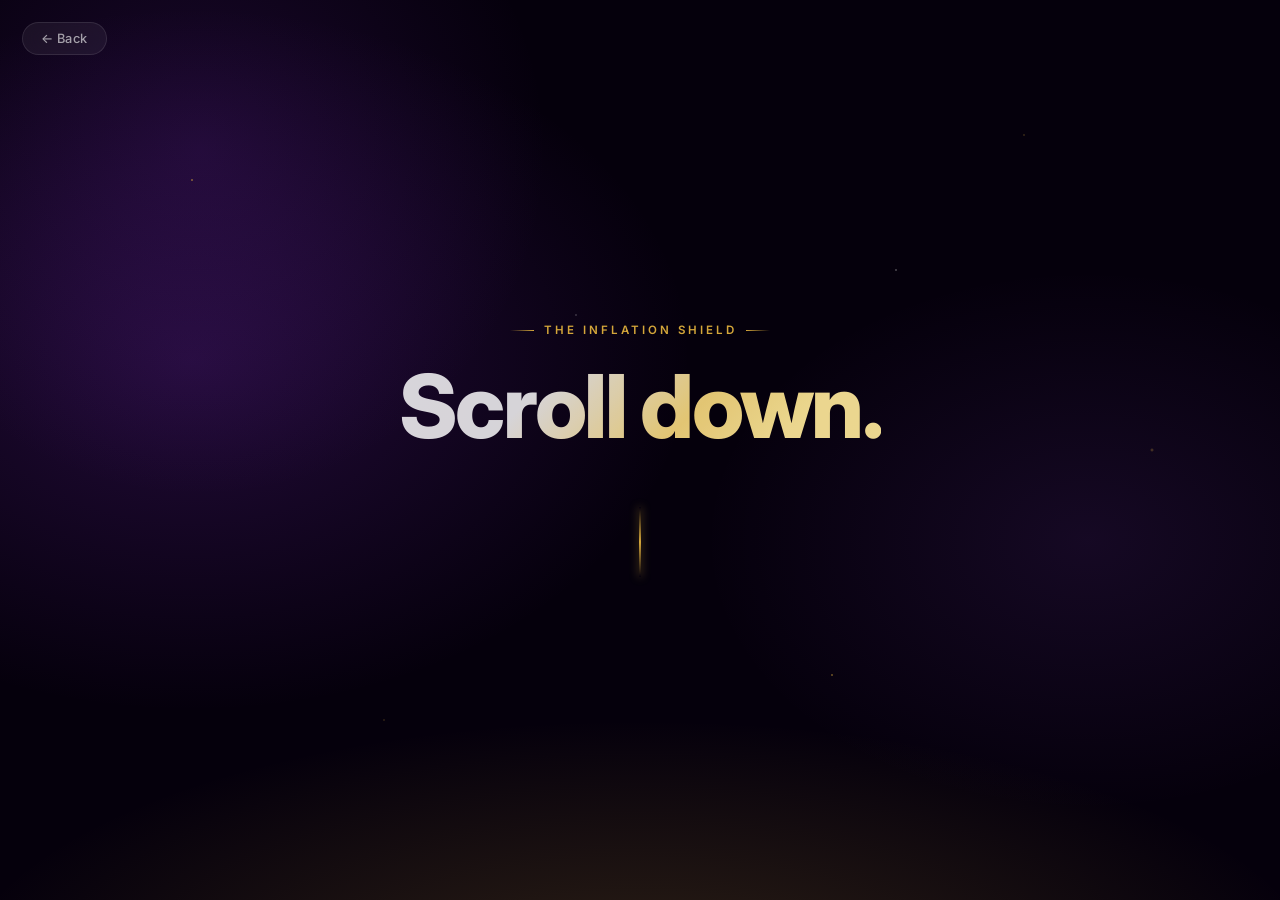
<file: purchasing-power-machine/index.html>
<!DOCTYPE html>
<html lang="en">
<head>
    <script>(function(){var p=new URLSearchParams(location.search),s=p.get('style');if(s)document.documentElement.classList.add('style-'+s);})();</script>
    <meta charset="UTF-8">
    <meta name="viewport" content="width=device-width, initial-scale=1.0">
    <title>The Purchasing Power Time Machine &mdash; HabitGold</title>
    <meta name="description" content="Discover how gold acts as an inflation shield to protect your purchasing power over time.">
    <link rel="preconnect" href="https://fonts.googleapis.com">
    <link rel="preconnect" href="https://fonts.gstatic.com" crossorigin>
    <link href="https://fonts.googleapis.com/css2?family=Instrument+Serif:ital@0;1&family=Inter:wght@300;400;500;600;700&display=swap" rel="stylesheet">
    <link rel="stylesheet" href="/purchasing-power-machine/style.css">
    <link rel="stylesheet" href="/styles/style-1.css">
    <link rel="stylesheet" href="/styles/style-2.css">
    <link rel="stylesheet" href="/styles/style-3.css">
    <style>
        /* Back button */
        .back-btn {
            position: fixed;
            top: 1.4rem; left: 1.4rem;
            z-index: 100;
            display: inline-flex;
            align-items: center;
            gap: 0.45rem;
            padding: 0.5rem 1.1rem;
            border-radius: 50px;
            font-family: 'Inter', sans-serif;
            font-size: 0.8rem;
            font-weight: 500;
            text-decoration: none;
            background: rgba(255,255,255,0.06);
            color: rgba(255,255,255,0.6);
            border: 1px solid rgba(255,255,255,0.1);
            transition: all 0.25s ease;
            backdrop-filter: blur(14px);
            letter-spacing: 0.5px;
        }
        .back-btn:hover {
            background: rgba(255,255,255,0.1);
            color: #fff;
            border-color: rgba(255,255,255,0.2);
            transform: translateX(-2px);
        }

        /* ── Comparison table rows (premium glass) ───────────── */
        .data-table {
            width: 100%;
            background: #130328;
            border: 1px solid rgba(255,255,255,0.08);
            border-radius: 20px;
            overflow: hidden;
            margin-top: 2rem;
        }
        .gold-card .data-table {
            background: #EED9B3;
            border: 1px solid rgba(212,166,58,0.3);
        }
        .gold-card .data-row {
            border-bottom: 1px solid rgba(19,5,38,0.15) !important;
        }
        .gold-card .data-row:last-child {
            border-bottom: none !important;
        }
        .data-row {
            display: flex;
            justify-content: space-between;
            align-items: center;
            padding: 1.1rem 1.8rem;
            border-bottom: 1px solid rgba(255,255,255,0.05);
            transition: background 0.2s ease;
        }
        .data-row:last-child { border-bottom: none; }
        .data-row:hover { background: rgba(255,255,255,0.03); }
        .data-row .row-label {
            font-family: 'Inter', sans-serif;
            font-size: 0.88rem;
            color: rgba(255,255,255,0.5);
            font-weight: 400;
        }
        .data-row .row-val {
            font-family: 'Inter', sans-serif;
            font-size: 1.3rem;
            font-weight: 700;
            color: var(--gold-primary);
            letter-spacing: -0.02em;
        }
        .data-row .row-val.dim {
            font-size: 1.1rem;
            color: rgba(255,255,255,0.35);
            font-family: 'Inter', sans-serif;
            font-weight: 500;
        }
        .data-row .row-val.bad { color: #FF7B7B; }

        /* ── Two big choice cards (reference image style) ────── */
        .choice-grid {
            display: grid;
            grid-template-columns: 1fr 1fr;
            gap: 1.2rem;
            width: 100%;
            margin-top: 2rem;
        }
        .choice-card {
            border-radius: 22px;
            padding: 2rem 1.8rem;
            position: relative;
            overflow: hidden;
            transition: transform 0.4s cubic-bezier(0.34,1.56,0.64,1), box-shadow 0.4s ease;
            cursor: default;
        }
        .choice-card::before {
            content: '';
            position: absolute;
            top: 0; left: 0; right: 0;
            height: 1px;
            background: linear-gradient(90deg, transparent, rgba(255,255,255,0.15), transparent);
        }
        .choice-card:hover { transform: translateY(-6px) scale(1.01); }

        .choice-card.cash {
            background: #1B0836;
            border: 1px solid rgba(168,85,247,0.3);
            box-shadow: 0 8px 40px rgba(0,0,0,0.3);
        }
        .choice-card.cash:hover {
            box-shadow: 0 20px 60px rgba(0,0,0,0.5);
            border-color: rgba(168,85,247,0.5);
        }

        .choice-card.gold-card {
            background: #ECC35D;
            border: 1px solid #B08215;
            box-shadow: 0 8px 40px rgba(0,0,0,0.25);
        }
        .choice-card.gold-card h3 {
            color: #130526 !important;
        }
        .choice-card.gold-card p {
            color: #130526 !important;
        }
        .choice-card.gold-card strong {
            color: #130526 !important;
            font-weight: 800 !important;
        }
        .choice-card.gold-card .row-label {
            color: #3C2800 !important;
        }
        .choice-card.gold-card .row-val {
            color: #130526 !important;
        }
        .choice-card.gold-card .row-val.dim {
            color: #3C2800 !important;
        }
        .choice-card.gold-card:hover {
            box-shadow: 0 20px 60px rgba(0,0,0,0.4);
            border-color: rgba(212,166,58,0.6);
        }

        .choice-card .card-icon {
            font-size: 2.8rem;
            display: block;
            margin-bottom: 1rem;
            filter: drop-shadow(0 4px 12px rgba(0,0,0,0.4));
        }
        .gold-card .card-icon { filter: drop-shadow(0 0 20px rgba(212,166,58,0.7)); }

        .choice-card h3 {
            font-family: 'Inter', sans-serif;
            font-size: 1.5rem;
            font-weight: 700;
            margin-bottom: 0.6rem;
            color: #fff;
            letter-spacing: -0.02em;
        }
        .choice-card p {
            font-family: 'Inter', sans-serif;
            font-size: 0.85rem;
            color: rgba(255,255,255,0.55);
            line-height: 1.6;
            margin-bottom: 1.2rem;
        }

        /* ── Big number display ──────────────────────────────── */
        .big-rupee {
            font-family: 'Inter', sans-serif;
            font-size: 2.1rem;
            font-weight: 800;
            color: var(--gold-primary);
            letter-spacing: -0.03em;
        }
        .big-grams {
            font-family: 'Inter', sans-serif;
            font-size: 2.1rem;
            font-weight: 800;
            background: linear-gradient(135deg, var(--gold-primary), var(--gold-shine));
            -webkit-background-clip: text;
            -webkit-text-fill-color: transparent;
            background-clip: text;
            letter-spacing: -0.03em;
        }

        /* ── Timeline reveal bars ────────────────────────────── */
        .reveal-bar-wrap {
            width: 100%;
            background: rgba(255,255,255,0.06);
            border-radius: 50px;
            height: 10px;
            overflow: hidden;
            margin: 0.4rem 0;
        }
        .reveal-bar {
            height: 100%;
            border-radius: 50px;
            width: 0%;
            background: linear-gradient(90deg, var(--gold-dark), var(--gold-primary), var(--gold-shine));
            box-shadow: 0 0 10px rgba(212,166,58,0.5);
            transition: width 2.5s cubic-bezier(0.16,1,0.3,1);
        }

        /* ── Timeline result section ─────────────────────────── */
        .timeline-split {
            display: flex;
            gap: 1.2rem;
            width: 100%;
            margin-top: 1.5rem;
        }
        .tl-block {
            flex: 1;
            border-radius: 20px;
            padding: 1.8rem 1.5rem;
            text-align: center;
            transition: transform 0.35s ease;
        }
        .tl-block:hover { transform: translateY(-4px); }
        .tl-block.cash-block {
            background: #1B0836;
            border: 1px solid rgba(168,85,247,0.2);
        }
        .tl-block.gold-block {
            background: #ECC35D;
            border: 1px solid #B08215;
            box-shadow: 0 0 30px rgba(0,0,0,0.2);
        }
        .tl-block .tl-label {
            font-size: 0.72rem;
            letter-spacing: 2px;
            text-transform: uppercase;
            color: rgba(255,255,255,0.4);
            margin-bottom: 0.8rem;
            font-family: 'Inter', sans-serif;
        }
        .tl-block .tl-num {
            font-family: 'Inter', sans-serif;
            font-size: 2.2rem;
            font-weight: 800;
            line-height: 1.1;
            margin-bottom: 0.4rem;
            letter-spacing: -0.03em;
        }
        .tl-block.gold-block .tl-num {
            background: none !important;
            -webkit-text-fill-color: #8C681F !important;
            color: #8C681F !important;
        }
        .tl-block .tl-sub {
            font-size: 0.8rem;
            color: rgba(255,255,255,0.35);
            font-family: 'Inter', sans-serif;
        }
        .tl-block.gold-block .tl-label {
            color: #5C4E38 !important;
        }
        .tl-block.gold-block .tl-sub { color: #7A5310 !important; }

        /* ── Insight banner ──────────────────────────────────── */
        .insight-banner {
            width: 100%;
            background: #1B0836;
            border: 1px solid rgba(212,166,58,0.25);
            border-radius: 16px;
            padding: 1.5rem 2rem;
            margin-top: 1.5rem;
            display: flex;
            align-items: center;
            gap: 1.2rem;
        }
        .insight-banner .ins-icon { font-size: 1.8rem; flex-shrink: 0; }
        .insight-banner p {
            font-family: 'Inter', sans-serif;
            font-size: 0.92rem;
            color: rgba(255,255,255,0.65);
            line-height: 1.6;
        }
        .insight-banner strong { color: var(--gold-light); font-weight: 600; }

        /* ── Mobile ──────────────────────────────────────────── */
        @media (max-width: 640px) {
            .choice-grid { grid-template-columns: 1fr; gap: 1rem !important; margin-top: 1rem !important; }
            .timeline-split { flex-direction: column; gap: 0.8rem; }
            .tl-block .tl-num { font-size: 1.8rem; }

            /* Mobile-specific single-page compaction for Screen 3 */
            #screen-split {
                padding: 1.5rem 1.2rem !important;
                display: flex !important;
                flex-direction: column !important;
                justify-content: center !important;
                align-items: center !important;
                height: 100vh !important;
                min-height: 100vh !important;
                overflow: hidden !important;
            }
            #screen-split .content-box {
                max-width: 100% !important;
                display: flex !important;
                flex-direction: column !important;
                justify-content: center !important;
                height: 100% !important;
            }
            #screen-split .eyebrow {
                margin-bottom: 0.5rem !important;
            }
            #screen-split .title {
                font-size: clamp(1.8rem, 5.5vw, 2.2rem) !important;
                margin-bottom: 1.2rem !important;
                line-height: 1.2 !important;
            }
            .choice-card {
                padding: 1.2rem 1.4rem !important;
                border-radius: 18px !important;
            }
            .choice-card .card-icon {
                font-size: 2.2rem !important;
                margin-bottom: 0.6rem !important;
            }
            .choice-card h3 {
                font-size: 1.35rem !important;
                margin-bottom: 0.4rem !important;
            }
            .choice-card p {
                font-size: 0.82rem !important;
                line-height: 1.5 !important;
                margin-bottom: 0.8rem !important;
            }
            .choice-card .data-table {
                margin-top: 0.8rem !important;
                border-radius: 14px !important;
            }
            .choice-card .data-row {
                padding: 0.8rem 1.1rem !important;
            }
            .choice-card .data-row .row-label {
                font-size: 0.78rem !important;
            }
            .choice-card .data-row .row-val {
                font-size: 1.15rem !important;
            }
            .choice-card .data-row .row-val.dim {
                font-size: 0.95rem !important;
            }
        }
    </style>
</head>
<body>
    <a href="/" class="back-btn">&larr; Back</a>

    <div class="modal-overlay">

        <!-- SCREEN 1: Prompt -->
        <section class="screen prompt-screen" id="screen-prompt">
            <p class="eyebrow" style="position:relative;z-index:2;">The Inflation Shield</p>
            <h1 class="scroll-prompt">Scroll down.</h1>
            <div class="scroll-indicator"></div>
        </section>

        <!-- SCREEN 2: The Setup -->
        <section class="screen concept-screen" id="screen-intro">
            <div class="content-box fade-up">
                <p class="eyebrow">10 Years Ago &mdash; 2016</p>
                <h2 class="title">You held <span class="gold-text">&#8377;&thinsp;10,000</span><br>in your hand.</h2>
                <p class="subtitle">A perfectly good amount of money.<br>What did you do with it?</p>
                <div class="amount-box">
                    <span>Your capital</span>
                    <h3>&#8377; 10,000</h3>
                    <div class="gold-rule"></div>
                    <span>In the year 2016</span>
                </div>
            </div>
        </section>

        <!-- SCREEN 3: Two Choices -->
        <section class="screen split-screen" id="screen-split">
            <div class="content-box fade-up" style="max-width:740px;">
                <p class="eyebrow">The Decision</p>
                <h2 class="title">Two choices.<br><span class="gold-text">One outcome</span> that matters.</h2>
                <div class="choice-grid">
                    <div class="choice-card cash">
                        <span class="card-icon">&#x1F4B5;</span>
                        <h3>Keep it as Cash</h3>
                        <p>Your &#8377;10,000 note goes into a drawer. Safe, familiar, always accessible.</p>
                        <div class="data-table">
                            <div class="data-row">
                                <span class="row-label">Nominal value in 2026</span>
                                <span class="row-val">&#8377;10,000</span>
                            </div>
                            <div class="data-row">
                                <span class="row-label">Real purchasing power</span>
                                <span class="row-val dim">?</span>
                            </div>
                        </div>
                    </div>
                    <div class="choice-card gold-card">
                        <span class="card-icon">&#x1F3C5;</span>
                        <h3>Buy Gold</h3>
                        <p>At &#8377;2,800/gram in 2016, your &#8377;10,000 buys <strong style="color:#130526; font-weight:800;">3.57 grams of gold.</strong></p>
                        <div class="data-table" style="border-color:rgba(212,166,58,0.2);">
                            <div class="data-row">
                                <span class="row-label">Gold purchased in 2016</span>
                                <span class="row-val">3.57 g</span>
                            </div>
                            <div class="data-row">
                                <span class="row-label">Value in 2026</span>
                                <span class="row-val dim">?</span>
                            </div>
                        </div>
                    </div>
                </div>
            </div>
        </section>

        <!-- SCREEN 4: The Cash Reality -->
        <section class="screen timeline-screen" id="screen-cash-today">
            <div class="content-box fade-up" style="max-width:680px;">
                <p class="eyebrow">Fast Forward to Today</p>
                <h2 class="title">Your cash is <span style="color:#FF7B7B;">worth less</span><br>every single year.</h2>
                <p class="subtitle">Inflation silently erodes what your money can buy.</p>
                <div class="timeline-split">
                    <div class="tl-block cash-block">
                        <div class="tl-label">2016 &mdash; What you had</div>
                        <div class="tl-num">&#x1F6D2; &#x1F6D2; &#x1F6D2;</div>
                        <div class="tl-sub">Full cart of groceries</div>
                    </div>
                    <div class="tl-block cash-block">
                        <div class="tl-label">2026 &mdash; Same money buys</div>
                        <div class="tl-num">&#x1F6D2;</div>
                        <div class="tl-sub">Barely half a cart</div>
                    </div>
                </div>
                <div class="insight-banner" style="border-color:rgba(255,100,100,0.2); background:rgba(255,100,100,0.06);">
                    <span class="ins-icon">&#x26A0;&#xFE0F;</span>
                    <p>Your &#8377;10,000 is still &#8377;10,000. But India's inflation has consumed roughly <strong style="color:#FF7B7B;">40% of its real value.</strong></p>
                </div>
                <div style="width:100%; margin-top:1.8rem;">
                    <div style="display:flex; justify-content:space-between; font-size:0.78rem; color:rgba(255,255,255,0.35); margin-bottom:0.5rem; font-family:'Inter',sans-serif;">
                        <span>Purchasing power 2016</span>
                        <span>Today</span>
                    </div>
                    <div class="reveal-bar-wrap">
                        <div class="reveal-bar" id="cash-bar" style="width:60%; background:linear-gradient(90deg,#FF7B7B,#c0392b);"></div>
                    </div>
                    <p style="font-size:0.78rem; color:rgba(255,100,100,0.6); margin-top:0.4rem; text-align:right; font-family:'Inter',sans-serif;">40% purchasing power lost</p>
                </div>
            </div>
        </section>

        <!-- SCREEN 5: The Gold Reality -->
        <section class="screen gold-theme" id="screen-gold-today">
            <div class="content-box fade-up" style="max-width:680px;">
                <p class="eyebrow">Meanwhile, Your Gold&hellip;</p>
                <h2 class="title">3.57 grams grew into<br><span class="gold-text">&#8377; 27,000+</span></h2>
                <p class="subtitle">The same physical gold. Just worth far more.</p>
                <div class="timeline-split">
                    <div class="tl-block cash-block">
                        <div class="tl-label">2016 &mdash; Your gold</div>
                        <div class="tl-num" style="font-size:2.8rem;">&#x1FA99;</div>
                        <div class="tl-sub">3.57g at &#8377;2,800/g</div>
                    </div>
                    <div class="tl-block gold-block">
                        <div class="tl-label">2026 &mdash; Value today</div>
                        <div class="tl-num">&#8377;27,000+</div>
                        <div class="tl-sub">At &#8377;7,500+/g today</div>
                    </div>
                </div>
                <div class="insight-banner" style="margin-top:1.5rem;">
                    <span class="ins-icon">&#x2728;</span>
                    <p>Gold didn't just protect your wealth &mdash; it <strong>grew it by 2.7&times;</strong> while cash lost 40% of its real value.</p>
                </div>
                <div style="width:100%; margin-top:1.8rem;">
                    <div style="display:flex; justify-content:space-between; font-size:0.78rem; color:rgba(255,255,255,0.35); margin-bottom:0.5rem; font-family:'Inter',sans-serif;">
                        <span>&#8377;10,000 invested in 2016</span>
                        <span>&#8377;27,000+ today</span>
                    </div>
                    <div class="reveal-bar-wrap">
                        <div class="reveal-bar" id="gold-bar"></div>
                    </div>
                    <p style="font-size:0.78rem; color:rgba(212,166,58,0.7); margin-top:0.4rem; text-align:right; font-family:'Inter',sans-serif;">+170% return over 10 years</p>
                </div>
            </div>
        </section>

        <!-- SCREEN 6: Conclusion -->
        <section class="screen conclusion-screen" id="screen-conclusion">
            <div class="content-box fade-up">
                <div class="shield-icon">&#x1F6E1;&#xFE0F;</div>
                <p class="eyebrow">The Verdict</p>
                <h2 class="title">Gold is not an investment.<br>It's a <span class="gold-text">shield.</span></h2>
                <div class="gold-rule"></div>
                <p class="conclusion-text">Gold isn't a risky stock market play.</p>
                <p class="conclusion-text strong">It's a necessary shield to protect<br>the money you already have.</p>
                <button class="cta-button" onclick="window.location.href='/'">Start Shielding Your Wealth &rarr;</button>
            </div>
        </section>

    </div>

    <script>
        const fadeUpEls    = document.querySelectorAll('.fade-up');
        const scrollPrompt = document.querySelector('.scroll-prompt');
        const scrollLine   = document.querySelector('.scroll-indicator');
        const overlay      = document.querySelector('.modal-overlay');

        const obs = new IntersectionObserver((entries) => {
            entries.forEach(e => {
                if (e.isIntersecting) {
                    e.target.classList.add('active');
                    if (e.target.closest('#screen-gold-today')) {
                        const b = document.getElementById('gold-bar');
                        if (b) setTimeout(() => b.style.width = '100%', 400);
                    }
                } else {
                    e.target.classList.remove('active');
                    if (e.target.closest('#screen-gold-today')) {
                        const b = document.getElementById('gold-bar');
                        if (b) b.style.width = '0%';
                    }
                }
            });
        }, { threshold: 0.25 });

        fadeUpEls.forEach(el => obs.observe(el));

        overlay.addEventListener('scroll', () => {
            const gone = overlay.scrollTop > 60;
            scrollPrompt.style.opacity = gone ? '0' : '0.92';
            scrollLine.style.opacity   = gone ? '0' : '1';
            scrollPrompt.style.transition = 'opacity 0.6s ease';
            scrollLine.style.transition   = 'opacity 0.6s ease';
        });
    </script>
</body>
</html>
</file>
<file: purchasing-power-machine/style.css>
/* ============================================================
   HABITGOLD — PREMIUM LUXURY DESIGN SYSTEM
   Font: Instrument Serif (display) + Inter (body)
   Palette: Near-black + Royal Purple + Liquid Gold
   ============================================================ */

@import url('https://fonts.googleapis.com/css2?family=Inter:wght@300;400;500;600;700;800&display=swap');

/* ── DESIGN TOKENS ─────────────────────────────────────────── */
:root {
    --bg-base:            #05000C;
    --bg-deep:            #080010;
    --bg-surface:         rgba(255,255,255,0.04);
    --bg-glass:           rgba(255,255,255,0.06);
    --bg-glass-strong:    rgba(255,255,255,0.09);

    --gold-primary:       #D4A63A;
    --gold-light:         #F5D67C;
    --gold-shine:         #FFE99A;
    --gold-dark:          #8B6914;
    --gold-glow:          rgba(212,166,58,0.35);
    --gold-glow-strong:   rgba(212,166,58,0.6);

    --purple-primary:     #7B2CBF;
    --purple-light:       #A855F7;
    --purple-soft:        #C084FC;
    --purple-glow:        rgba(123,44,191,0.4);
    --purple-dark:        #0e0118;
    --purple-mid:         #2d0e4e;

    --text-main:          #FFFFFF;
    --text-secondary:     rgba(255,255,255,0.8);
    --text-muted:         rgba(255,255,255,0.45);
    --text-dim:           rgba(255,255,255,0.25);

    --border-glass:       rgba(255,255,255,0.08);
    --border-gold:        rgba(212,166,58,0.25);
    --border-gold-strong: rgba(212,166,58,0.5);
    --border-purple:      rgba(168,85,247,0.25);

    --radius-xl:  28px;
    --radius-lg:  20px;
    --radius-md:  14px;
    --radius-pill: 50px;
}

/* ── RESET ─────────────────────────────────────────────────── */
*, *::before, *::after { margin: 0; padding: 0; box-sizing: border-box; }

/* ── BASE ──────────────────────────────────────────────────── */
body, html {
    font-family: 'Inter', sans-serif;
    background: var(--bg-base);
    color: var(--text-main);
    height: 100%;
    overflow: hidden;
    -webkit-font-smoothing: antialiased;
    -moz-osx-font-smoothing: grayscale;
}

/* ── MODAL OVERLAY ─────────────────────────────────────────── */
.modal-overlay {
    position: fixed;
    inset: 0;
    overflow-y: auto;
    overflow-x: hidden;
    scroll-snap-type: y mandatory;
    scroll-behavior: smooth;
    scrollbar-width: none;
    -ms-overflow-style: none;
}
.modal-overlay::-webkit-scrollbar { display: none; }

/* ── SCREENS ───────────────────────────────────────────────── */
.screen {
    width: 100vw;
    min-height: 100vh;
    scroll-snap-align: start;
    display: flex;
    flex-direction: column;
    justify-content: center;
    align-items: center;
    padding: 2rem;
    position: relative;
    overflow: hidden;
}

/* Ambient background layers (applied on every screen) */
.screen::before {
    content: '';
    position: absolute;
    width: 700px;
    height: 700px;
    background: radial-gradient(circle, rgba(123,44,191,0.18) 0%, transparent 70%);
    border-radius: 50%;
    top: -200px;
    left: -150px;
    pointer-events: none;
    z-index: 0;
}

/* ── PROMPT SCREEN ─────────────────────────────────────────── */
.prompt-screen {
    background:
        radial-gradient(ellipse 90% 50% at 50% 110%, rgba(212,166,58,0.2) 0%, transparent 60%),
        radial-gradient(ellipse 60% 60% at 15% 40%, rgba(123,44,191,0.25) 0%, transparent 65%),
        radial-gradient(ellipse 50% 50% at 85% 60%, rgba(168,85,247,0.1) 0%, transparent 60%),
        var(--bg-base);
    cursor: pointer;
}

/* Floating sparkle particles on prompt screen */
.prompt-screen::after {
    content: '';
    position: absolute;
    inset: 0;
    background-image:
        radial-gradient(1.5px 1.5px at 15% 20%, rgba(212,166,58,0.8) 0%, transparent 100%),
        radial-gradient(1px 1px at 80% 15%, rgba(212,166,58,0.6) 0%, transparent 100%),
        radial-gradient(1.5px 1.5px at 65% 75%, rgba(212,166,58,0.7) 0%, transparent 100%),
        radial-gradient(1px 1px at 30% 80%, rgba(212,166,58,0.5) 0%, transparent 100%),
        radial-gradient(2px 2px at 90% 50%, rgba(212,166,58,0.4) 0%, transparent 100%),
        radial-gradient(1px 1px at 45% 35%, rgba(255,255,255,0.5) 0%, transparent 100%),
        radial-gradient(1.5px 1.5px at 70% 30%, rgba(255,255,255,0.4) 0%, transparent 100%);
    animation: twinkle 4s ease-in-out infinite alternate;
    pointer-events: none;
    z-index: 0;
}

@keyframes twinkle {
    0%   { opacity: 0.4; transform: scale(1); }
    100% { opacity: 1;   transform: scale(1.02); }
}

/* Scroll prompt text */
.scroll-prompt {
    font-family: 'Inter', sans-serif;
    font-size: clamp(3rem, 8vw, 5.5rem);
    font-weight: 800;
    letter-spacing: -0.03em;
    background: linear-gradient(135deg, rgba(255,255,255,0.9) 30%, var(--gold-light) 60%, var(--gold-shine) 80%);
    -webkit-background-clip: text;
    -webkit-text-fill-color: transparent;
    background-clip: text;
    opacity: 0;
    animation: fadeInPrompt 1.2s 0.3s cubic-bezier(0.16,1,0.3,1) forwards;
    position: relative;
    z-index: 1;
    text-shadow: none;
}

@keyframes fadeInPrompt {
    from { opacity: 0; transform: translateY(20px); }
    to   { opacity: 0.92; transform: translateY(0); }
}

/* Gold scroll indicator line */
.scroll-indicator {
    position: relative;
    z-index: 1;
    width: 1.5px;
    height: 70px;
    margin-top: 3rem;
    background: linear-gradient(to bottom, transparent, var(--gold-primary), transparent);
    animation: scrollPulse 2s ease-in-out infinite;
    box-shadow: 0 0 8px rgba(212,166,58,0.6);
}

@keyframes scrollPulse {
    0%, 100% { transform: scaleY(1); opacity: 0.7; }
    50%       { transform: scaleY(1.15); opacity: 1; }
}

/* ── SCREEN BACKGROUNDS ────────────────────────────────────── */
.concept-screen {
    background:
        radial-gradient(ellipse 80% 60% at 80% 20%, rgba(123,44,191,0.2), transparent 60%),
        radial-gradient(ellipse 60% 40% at 10% 80%, rgba(212,166,58,0.1), transparent 60%),
        var(--bg-base);
}

.split-screen {
    background:
        radial-gradient(ellipse 60% 50% at 10% 20%, rgba(123,44,191,0.18), transparent 60%),
        radial-gradient(ellipse 70% 50% at 90% 80%, rgba(212,166,58,0.08), transparent 60%),
        var(--bg-base);
}

.timeline-screen {
    background:
        radial-gradient(ellipse 80% 60% at 50% 0%, rgba(123,44,191,0.15), transparent 60%),
        var(--bg-base);
}

.gold-theme {
    background:
        radial-gradient(ellipse 100% 60% at 50% 100%, rgba(212,166,58,0.18), transparent 60%),
        radial-gradient(ellipse 50% 50% at 80% 10%, rgba(123,44,191,0.15), transparent 60%),
        var(--bg-base);
}

.conclusion-screen {
    background:
        radial-gradient(ellipse 90% 70% at 50% 50%, rgba(212,166,58,0.12), transparent 65%),
        radial-gradient(ellipse 60% 60% at 20% 30%, rgba(123,44,191,0.2), transparent 60%),
        var(--bg-base);
}

/* ── CONTENT BOX ───────────────────────────────────────────── */
.content-box {
    max-width: 680px;
    width: 100%;
    display: flex;
    flex-direction: column;
    align-items: center;
    position: relative;
    z-index: 2;
}

/* ── FADE-UP ANIMATION ─────────────────────────────────────── */
.fade-up {
    opacity: 0;
    transform: translateY(40px) scale(0.97);
    transition: opacity 1.1s cubic-bezier(0.16,1,0.3,1), transform 1.1s cubic-bezier(0.16,1,0.3,1);
}
.fade-up.active {
    opacity: 1;
    transform: translateY(0) scale(1);
}

/* ── TYPOGRAPHY ────────────────────────────────────────────── */
.title {
    font-family: 'Inter', sans-serif;
    font-size: clamp(2.2rem, 5.2vw, 3.4rem);
    font-weight: 800;
    line-height: 1.15;
    text-align: center;
    margin-bottom: 1.2rem;
    color: var(--text-main);
    letter-spacing: -0.03em;
}

.subtitle {
    font-family: 'Inter', sans-serif;
    font-size: 1.05rem;
    font-weight: 400;
    color: var(--text-muted);
    text-align: center;
    margin-bottom: 2.5rem;
    line-height: 1.65;
    letter-spacing: 0.01em;
}

/* Animated gold shimmer text */
.gold-text {
    background: linear-gradient(120deg, var(--gold-dark) 0%, var(--gold-primary) 30%, var(--gold-shine) 50%, var(--gold-primary) 70%, var(--gold-dark) 100%);
    background-size: 250% auto;
    -webkit-background-clip: text;
    -webkit-text-fill-color: transparent;
    background-clip: text;
    animation: goldShimmer 4s linear infinite;
}

@keyframes goldShimmer {
    0%   { background-position: 0% center; }
    100% { background-position: 250% center; }
}

.purple-light {
    color: var(--purple-soft);
    text-shadow: 0 0 30px rgba(192,132,252,0.5);
}

/* Gold eyebrow label */
.eyebrow {
    font-family: 'Inter', sans-serif;
    font-size: 0.72rem;
    font-weight: 600;
    letter-spacing: 3px;
    text-transform: uppercase;
    color: var(--gold-primary);
    margin-bottom: 1rem;
    display: flex;
    align-items: center;
    gap: 0.6rem;
}
.eyebrow::before,
.eyebrow::after {
    content: '';
    width: 24px;
    height: 1px;
    background: linear-gradient(90deg, transparent, var(--gold-primary));
}
.eyebrow::after {
    background: linear-gradient(90deg, var(--gold-primary), transparent);
}

/* Gold horizontal rule divider */
.gold-rule {
    width: 60px;
    height: 1.5px;
    background: linear-gradient(90deg, transparent, var(--gold-primary), transparent);
    margin: 1.5rem auto;
    box-shadow: 0 0 12px rgba(212,166,58,0.5);
}

/* ── AMOUNT BOX ────────────────────────────────────────────── */
.amount-box {
    background: #1B0836;
    border: 1px solid var(--border-gold);
    padding: 2.5rem 4rem;
    border-radius: var(--radius-xl);
    text-align: center;
    box-shadow:
        0 20px 60px rgba(0,0,0,0.5),
        0 0 40px rgba(212,166,58,0.08);
    position: relative;
    overflow: hidden;
}

/* Shine sweep on amount box */
.amount-box::before {
    content: '';
    position: absolute;
    top: 0; left: -100%;
    width: 60%;
    height: 100%;
    background: linear-gradient(90deg, transparent, rgba(255,255,255,0.04), transparent);
    animation: shineSweep 4s ease-in-out infinite;
}

@keyframes shineSweep {
    0%   { left: -100%; }
    50%  { left: 150%; }
    100% { left: 150%; }
}

.amount-box span {
    font-family: 'Inter', sans-serif;
    font-size: 0.8rem;
    font-weight: 500;
    color: var(--text-muted);
    text-transform: uppercase;
    letter-spacing: 2px;
}

.amount-box h3 {
    font-family: 'Inter', sans-serif;
    font-size: 3.8rem;
    font-weight: 800;
    background: linear-gradient(135deg, var(--gold-primary), var(--gold-shine));
    -webkit-background-clip: text;
    -webkit-text-fill-color: transparent;
    background-clip: text;
    margin-top: 0.5rem;
    line-height: 1.1;
    letter-spacing: -0.03em;
}

/* ── CHOICE CARDS ──────────────────────────────────────────── */
.choices-container {
    display: flex;
    gap: 1.5rem;
    width: 100%;
    margin-top: 2rem;
}

.choice {
    flex: 1;
    padding: 2.2rem 2rem;
    border-radius: var(--radius-xl);
    background: #1B0836;
    border: 1px solid var(--border-glass);
    text-align: center;
    transition: transform 0.4s cubic-bezier(0.34,1.56,0.64,1), box-shadow 0.4s ease;
    position: relative;
    overflow: hidden;
}

.choice::before {
    content: '';
    position: absolute;
    top: 0; left: 0; right: 0;
    height: 1px;
    background: linear-gradient(90deg, transparent, rgba(255,255,255,0.12), transparent);
}

.choice:hover {
    transform: translateY(-8px) scale(1.02);
}

.cash-choice {
    background: #1B0836;
    border-color: rgba(168,85,247,0.3);
    box-shadow: 0 8px 32px rgba(0,0,0,0.3);
}
.cash-choice:hover {
    box-shadow: 0 20px 50px rgba(0,0,0,0.5);
    border-color: rgba(168,85,247,0.5);
}

.gold-choice {
    background: #ECC35D;
    border-color: #B08215;
    box-shadow: 0 8px 32px rgba(0,0,0,0.25);
}
.gold-choice h3 {
    color: #130526 !important;
}
.gold-choice p {
    color: #130526 !important;
}
.gold-choice strong {
    color: #130526 !important;
    font-weight: 800 !important;
}
.gold-choice:hover {
    box-shadow: 0 20px 50px rgba(0,0,0,0.4);
    border-color: #906B0F;
}

.choice .icon {
    font-size: 3.2rem;
    margin-bottom: 1.2rem;
    display: block;
    filter: drop-shadow(0 4px 16px rgba(0,0,0,0.4));
}
.gold-choice .icon {
    filter: drop-shadow(0 0 20px rgba(212,166,58,0.6));
}

.choice h3 {
    font-family: 'Inter', sans-serif;
    font-size: 1.5rem;
    font-weight: 700;
    margin-bottom: 0.6rem;
    color: var(--text-main);
    letter-spacing: -0.02em;
}

.choice p {
    font-family: 'Inter', sans-serif;
    color: var(--text-muted);
    font-size: 0.9rem;
    line-height: 1.6;
}

/* ── COMPARISON CARDS ──────────────────────────────────────── */
.scenario-title {
    font-family: 'Inter', sans-serif;
    font-size: 0.8rem;
    font-weight: 600;
    letter-spacing: 2.5px;
    text-transform: uppercase;
    color: var(--text-muted);
    margin-bottom: 2rem;
}

.comparison-card {
    display: flex;
    align-items: center;
    justify-content: space-between;
    width: 100%;
    background: #1B0836;
    border: 1px solid var(--border-glass);
    border-radius: var(--radius-xl);
    padding: 2.5rem 2rem;
    position: relative;
    overflow: hidden;
    box-shadow: 0 20px 60px rgba(0,0,0,0.4);
}

.comparison-card::before {
    content: '';
    position: absolute;
    top: 0; left: 0; right: 0;
    height: 1px;
    background: linear-gradient(90deg, transparent, rgba(255,255,255,0.1), transparent);
}

.comparison-card.gold-border {
    background: #ECC35D;
    border-color: #B08215;
    box-shadow: 0 20px 60px rgba(0,0,0,0.25);
}
.comparison-card.gold-border .year {
    background: rgba(19,5,38,0.15) !important;
    color: #130526 !important;
    border-color: rgba(19,5,38,0.25) !important;
}
.comparison-card.gold-border .year-block p {
    color: #130526 !important;
    font-weight: 500 !important;
}
.comparison-card.gold-border .vs-divider {
    color: #130526 !important;
}
.comparison-card.gold-border .value-up {
    color: #130526 !important;
    text-shadow: none !important;
    font-weight: 800 !important;
}

.year-block { text-align: center; flex: 1; }

.year {
    display: inline-block;
    padding: 0.3rem 1rem;
    border-radius: var(--radius-pill);
    background: rgba(255,255,255,0.07);
    border: 1px solid rgba(255,255,255,0.1);
    font-family: 'Inter', sans-serif;
    font-size: 0.78rem;
    font-weight: 600;
    letter-spacing: 1.5px;
    margin-bottom: 1.2rem;
    color: var(--text-secondary);
}

.goods {
    font-size: 2.8rem;
    margin-bottom: 1rem;
    filter: drop-shadow(0 4px 12px rgba(0,0,0,0.5));
}
.goods-small { font-size: 1.4rem; opacity: 0.5; }
.gold-item   { filter: drop-shadow(0 0 20px rgba(212,166,58,0.7)); }

.value-up {
    font-family: 'Inter', sans-serif;
    font-size: 2.6rem;
    font-weight: 800;
    background: linear-gradient(135deg, var(--gold-primary), var(--gold-shine));
    -webkit-background-clip: text;
    -webkit-text-fill-color: transparent;
    background-clip: text;
    margin: 0.8rem 0;
    line-height: 1.1;
    letter-spacing: -0.03em;
}

.vs-divider {
    font-family: 'Inter', sans-serif;
    font-weight: 700;
    font-size: 0.75rem;
    letter-spacing: 2px;
    color: var(--purple-soft);
    padding: 1.2rem;
    background: rgba(168,85,247,0.08);
    border: 1px solid rgba(168,85,247,0.2);
    border-radius: var(--radius-pill);
    text-transform: uppercase;
}

.insight {
    margin-top: 2.5rem;
    font-family: 'Inter', sans-serif;
    font-size: 1.05rem;
    text-align: center;
    line-height: 1.7;
    color: var(--text-muted);
}
.insight strong   { color: #FF7B7B; font-weight: 700; }
.gold-theme .insight strong { color: var(--gold-light); font-weight: 700; }

/* ── SHIELD / ICON (Conclusion) ────────────────────────────── */
.shield-icon {
    font-size: 5.5rem;
    margin-bottom: 1.5rem;
    display: block;
    animation: floatIcon 5s ease-in-out infinite;
    filter: drop-shadow(0 0 40px rgba(212,166,58,0.7));
}

@keyframes floatIcon {
    0%, 100% { transform: translateY(0) scale(1); }
    50%       { transform: translateY(-18px) scale(1.04); }
}

/* ── CONCLUSION SCREEN ─────────────────────────────────────── */
.conclusion-text {
    font-family: 'Inter', sans-serif;
    font-size: 1.05rem;
    text-align: center;
    color: var(--text-muted);
    margin-bottom: 0.8rem;
    line-height: 1.7;
}
.conclusion-text.strong {
    font-size: 1.3rem;
    font-weight: 600;
    color: var(--text-secondary);
    margin-bottom: 3rem;
}

/* ── CTA BUTTON ────────────────────────────────────────────── */
.cta-button {
    position: relative;
    display: inline-flex;
    align-items: center;
    gap: 0.6rem;
    background: linear-gradient(135deg, var(--gold-dark) 0%, var(--gold-primary) 40%, var(--gold-shine) 60%, var(--gold-primary) 80%, var(--gold-dark) 100%);
    background-size: 250% auto;
    color: #0e0118;
    border: none;
    padding: 1.1rem 3rem;
    font-family: 'Inter', sans-serif;
    font-size: 1rem;
    font-weight: 700;
    letter-spacing: 0.5px;
    border-radius: var(--radius-pill);
    cursor: pointer;
    transition: transform 0.3s cubic-bezier(0.34,1.56,0.64,1), box-shadow 0.3s ease, background-position 0.5s ease;
    box-shadow:
        0 8px 24px rgba(212,166,58,0.35),
        0 0 0 1px rgba(255,255,255,0.1) inset;
    overflow: hidden;
    animation: goldShimmer 4s linear infinite;
}

.cta-button::before {
    content: '';
    position: absolute;
    top: -50%; left: -60%;
    width: 40%;
    height: 200%;
    background: linear-gradient(90deg, transparent, rgba(255,255,255,0.25), transparent);
    transform: skewX(-20deg);
    animation: buttonShine 4s ease-in-out infinite;
}

@keyframes buttonShine {
    0%,70% { left: -60%; }
    100%   { left: 160%; }
}

.cta-button:hover {
    transform: translateY(-4px) scale(1.03);
    box-shadow:
        0 16px 40px rgba(212,166,58,0.5),
        0 0 0 1px rgba(255,255,255,0.15) inset;
}

/* ── PROMPT SCREEN PULSE DOT ───────────────────────────────── */
.scroll-hint {
    position: absolute;
    bottom: 3rem;
    left: 50%;
    transform: translateX(-50%);
    z-index: 2;
    display: flex;
    flex-direction: column;
    align-items: center;
    gap: 0.5rem;
    color: var(--text-dim);
    font-size: 0.7rem;
    letter-spacing: 2px;
    text-transform: uppercase;
}

/* ── GOLD STAT ROW ─────────────────────────────────────────── */
.stat-row {
    display: flex;
    justify-content: space-between;
    align-items: center;
    padding: 1rem 1.5rem;
    border-bottom: 1px solid rgba(255,255,255,0.05);
}
.stat-row:last-child { border-bottom: none; }
.stat-label {
    font-family: 'Inter', sans-serif;
    font-size: 0.9rem;
    color: var(--text-muted);
}
.stat-value {
    font-family: 'Inter', sans-serif;
    font-size: 1.3rem;
    font-weight: 700;
    color: var(--gold-primary);
    letter-spacing: -0.02em;
}

/* ── GLASS PANEL ───────────────────────────────────────────── */
.glass-panel {
    background: #1B0836;
    border: 1px solid var(--border-glass);
    border-radius: var(--radius-xl);
    box-shadow: 0 24px 64px rgba(0,0,0,0.45);
    position: relative;
    overflow: hidden;
}
.glass-panel::before {
    content: '';
    position: absolute;
    top: 0; left: 0; right: 0;
    height: 1px;
    background: linear-gradient(90deg, transparent, rgba(255,255,255,0.1), transparent);
}

/* ── MOBILE ────────────────────────────────────────────────── */
@media (max-width: 768px) {
    .title        { font-size: clamp(1.9rem, 7vw, 2.8rem); }
    .choices-container { flex-direction: column; gap: 1rem; }
    .comparison-card   { flex-direction: column; padding: 1.8rem; }
    .vs-divider { padding: 0.6rem 1rem; }
    .amount-box { padding: 2rem 2rem; }
    .amount-box h3 { font-size: 3rem; }
    .goods     { font-size: 2.2rem; }
    .value-up  { font-size: 2.2rem; }
}

@media (max-width: 480px) {
    .title { font-size: 1.8rem; }
    .screen { padding: 1.5rem 1.2rem; }
}
</file>
<file: styles/style-1.css>
/* =========================================================
   STYLE 1 — Minimalist Monoline (Editorial Fintech)
   Selector: html.style-1
   Philosophy: Light canvas, thin purple outlines,
               gold ONLY on wealth/value elements.
   ========================================================= */

html.style-1 body,
html.style-1 html {
    background-color: #FFFFFF;
}

/* Override CSS variables at root level */
html.style-1 {
    --purple-dark: #FFFFFF;
    --purple-mid: #F8FAFC;
    --purple-light: #7B2CBF;
    --text-main: #0F172A;
    --text-muted: #64748B;
    --text-on-dark: #0F172A;
    --text-secondary: #475569;
    --gold-glow: rgba(212, 166, 58, 0.18);
}

html.style-1 .modal-overlay {
    background-color: #FFFFFF;
}

/* ── All screen backgrounds → crisp off-white ─────────── */
html.style-1 .screen,
html.style-1 .prompt-screen,
html.style-1 .concept-screen,
html.style-1 .split-screen,
html.style-1 .gold-theme,
html.style-1 .conclusion-screen,
html.style-1 #screen-streak,
html.style-1 #screen-charges,
html.style-1 #screen-hook,
html.style-1 #screen-purity,
html.style-1 #screen-transparency {
    background: #F8FAFC !important;
}

/* Alternate screens get the faintest purple tint */
html.style-1 .concept-screen,
html.style-1 #screen-charges,
html.style-1 #screen-streak {
    background: #F7F2FA !important;
}

/* ── Typography ─────────────────────────────────────────── */
html.style-1 .scroll-prompt { color: #0F172A; opacity: 0.7; }
html.style-1 .scroll-indicator { background: linear-gradient(transparent, #7B2CBF); }
html.style-1 .title { color: #0F172A; }
html.style-1 .subtitle { color: #64748B; }
html.style-1 .gold-text { color: #D4A63A; text-shadow: none; }
html.style-1 .purple-light { color: #7B2CBF; }
html.style-1 .scenario-title { color: #0F172A; }
html.style-1 .insight { color: #475569; }
html.style-1 .insight strong { color: #DC2626; }
html.style-1 .conclusion-text { color: #475569; }
html.style-1 .conclusion-text.strong { color: #0F172A; }

/* ── Amount box → white card, thin purple border ────────── */
html.style-1 .amount-box {
    background: #FFFFFF;
    border: 1.5px solid #7B2CBF;
    box-shadow: 4px 4px 0px #7B2CBF;
    backdrop-filter: none;
}
html.style-1 .amount-box span { color: #64748B; }
html.style-1 .amount-box h3 { color: #D4A63A; }

/* ── Choice cards ────────────────────────────────────────── */
html.style-1 .choice {
    background: #FFFFFF;
    border: 1.5px solid #E2E8F0;
    box-shadow: none;
}
html.style-1 .cash-choice { border-top: 2.5px solid #7B2CBF; }
html.style-1 .gold-choice { border-top: 2.5px solid #D4A63A; background: #FFFCF0; }
html.style-1 .choice h3 { color: #0F172A; }
html.style-1 .choice p { color: #64748B; }

/* ── Comparison cards ────────────────────────────────────── */
html.style-1 .comparison-card {
    background: #FFFFFF;
    border: 1.5px solid #E2E8F0;
    box-shadow: none;
}
html.style-1 .comparison-card.gold-border {
    background: #FFFCF0;
    border: 1.5px solid #D4A63A;
    box-shadow: 4px 4px 0px rgba(212,166,58,0.3);
}
html.style-1 .year {
    background: #F1F5F9;
    color: #0F172A;
}
html.style-1 .year-block p { color: #64748B; }
html.style-1 .vs-divider { color: #7B2CBF; }
html.style-1 .value-up { color: #D4A63A; }

/* ── CTA Button ──────────────────────────────────────────── */
html.style-1 .cta-button {
    background: #D4A63A;
    color: #0F172A;
    box-shadow: 4px 4px 0px rgba(212,166,58,0.4);
}

/* ── Coffee module ───────────────────────────────────────── */
html.style-1 .daily-card {
    background: #FFFFFF;
    border: 1.5px solid #E2E8F0;
}
html.style-1 .daily-card.coffee-card { border-left: 3px solid #7B2CBF; }
html.style-1 .daily-card.gold-card   { border-left: 3px solid #D4A63A; }
html.style-1 .daily-info h3 { color: #0F172A; }
html.style-1 .daily-info p  { color: #64748B; }
html.style-1 .coffee-card .daily-amount { color: #7B2CBF; }

html.style-1 .streak-dot { background: #E2E8F0; border-color: #CBD5E1; }
html.style-1 .streak-dot.filled {
    background: #D4A63A;
    border-color: #D4A63A;
    box-shadow: 0 0 4px rgba(212,166,58,0.5);
}

html.style-1 .sip-highlight {
    background: #FFFFFF;
    border: 1.5px solid #D4A63A;
    box-shadow: 4px 4px 0px rgba(212,166,58,0.2);
}
html.style-1 .sip-highlight h3 { color: #0F172A; }
html.style-1 .sip-highlight p  { color: #64748B; }

html.style-1 .timeline-tile {
    background: #FFFFFF;
    border: 1.5px solid #E2E8F0;
}
html.style-1 .timeline-tile:hover { border-color: #D4A63A; }
html.style-1 .timeline-tile .tile-year  { color: #64748B; }
html.style-1 .timeline-tile .tile-grams { color: #D4A63A; }
html.style-1 .timeline-tile .tile-value { color: #7B2CBF; }
html.style-1 .accum-label { color: #64748B; }
html.style-1 .accum-bar-wrapper { background: #E2E8F0; }

/* ── 24K module ──────────────────────────────────────────── */
html.style-1 .purity-card.jewel {
    background: #FFFFFF;
    border: 1.5px solid #E2E8F0;
}
html.style-1 .purity-card.pure {
    background: #FFFCF0;
    border: 1.5px solid #D4A63A;
    box-shadow: 4px 4px 0px rgba(212,166,58,0.2);
}
html.style-1 .purity-label  { color: #64748B; }
html.style-1 .purity-pct { color: #64748B; }
html.style-1 .jewel .purity-karat { color: #94A3B8; -webkit-text-fill-color: #94A3B8; }
html.style-1 .purity-bar-wrap { background: #E2E8F0; }
html.style-1 .jewel .purity-bar { background: #CBD5E1; }
html.style-1 .jewel .purity-badge { background: #F1F5F9; color: #64748B; }

html.style-1 .charge-item {
    background: #FFFFFF;
    border: 1.5px solid #E2E8F0;
}
html.style-1 .charge-name  { color: #475569; }

html.style-1 .compare-panel { border-color: #E2E8F0; }
html.style-1 .cmp-row   { border-bottom-color: #F1F5F9; }
html.style-1 .cmp-row.head { background: #F8FAFC; }
html.style-1 .cmp-cell  { color: #475569; border-right-color: #F1F5F9; }
html.style-1 .cmp-cell.head-cell { color: #0F172A; }

html.style-1 .meter-track { background: #E2E8F0; }
html.style-1 .meter-fill { background: linear-gradient(90deg, #7B2CBF, #D4A63A); box-shadow: none; }
html.style-1 .meter-labels span { color: #64748B; }

/* Back button override */
html.style-1 .back-btn {
    background: rgba(123,44,191,0.08);
    color: #7B2CBF;
    border: 1px solid rgba(123,44,191,0.2);
}

/* ── High-Contrast Readability Enhancements for Style 1 ── */
html.style-1 .scroll-prompt { color: #0F172A !important; -webkit-text-fill-color: #0F172A !important; opacity: 1 !important; }
html.style-1 .title { color: #0F172A !important; }
html.style-1 .subtitle { color: #475569 !important; }
html.style-1 .eyebrow { color: #8C681F !important; }
html.style-1 .eyebrow::before, html.style-1 .eyebrow::after { background: linear-gradient(90deg, transparent, #8C681F) !important; }
html.style-1 .eyebrow::after { background: linear-gradient(90deg, #8C681F, transparent) !important; }
html.style-1 .gold-text { background: none !important; -webkit-text-fill-color: #8C681F !important; color: #8C681F !important; text-shadow: none !important; }
html.style-1 .purple-light { color: #7B2CBF !important; text-shadow: none !important; }

/* Time Machine adjustments */
html.style-1 .data-row .row-label { color: #475569 !important; }
html.style-1 .data-row .row-val { color: #8C681F !important; }
html.style-1 .data-row .row-val.dim { color: #334155 !important; }
html.style-1 .big-rupee { color: #8C681F !important; }
html.style-1 .big-grams { background: none !important; -webkit-text-fill-color: #8C681F !important; color: #8C681F !important; }
html.style-1 .tl-block .tl-label { color: #475569 !important; }
html.style-1 .tl-block .tl-num { color: #0F172A !important; }
html.style-1 .tl-block.gold-block .tl-num { background: none !important; -webkit-text-fill-color: #8C681F !important; color: #8C681F !important; }
html.style-1 .tl-block .tl-sub { color: #475569 !important; }
html.style-1 .tl-block.gold-block .tl-sub { color: #7A5310 !important; }
html.style-1 .insight-banner p { color: #334155 !important; }
html.style-1 .insight-banner strong { color: #8C681F !important; }
html.style-1 .timeline-screen p { color: #DC2626 !important; }
html.style-1 .gold-theme p { color: #8C681F !important; }
html.style-1 .timeline-screen span, html.style-1 .gold-theme span { color: #475569 !important; }

/* Coffee module adjustments */
html.style-1 .habit-card h3 { color: #0F172A !important; }
html.style-1 .habit-card p { color: #475569 !important; }
html.style-1 .coffee .habit-amount { color: #7B2CBF !important; }
html.style-1 .gold-habit .habit-amount { background: none !important; -webkit-text-fill-color: #8C681F !important; color: #8C681F !important; }
html.style-1 .month-box .mb-label { color: #8C681F !important; }
html.style-1 .month-box .mb-num { background: none !important; -webkit-text-fill-color: #8C681F !important; color: #8C681F !important; }
html.style-1 .month-box .mb-sub { color: #475569 !important; }
html.style-1 .growth-tile .gt-year { color: #475569 !important; }
html.style-1 .growth-tile .gt-grams { background: none !important; -webkit-text-fill-color: #8C681F !important; color: #8C681F !important; }
html.style-1 .growth-tile .gt-value { color: #7B2CBF !important; }
html.style-1 .progress-label span { color: #475569 !important; }
html.style-1 .progress-caption { color: #8C681F !important; }

/* 24K Purity adjustments */
html.style-1 .purity-label { color: #475569 !important; }
html.style-1 .purity-pct { color: #475569 !important; }
html.style-1 .pure .purity-pct { color: #8C681F !important; }
html.style-1 .pure .purity-karat { background: none !important; -webkit-text-fill-color: #8C681F !important; color: #8C681F !important; }
html.style-1 .charge-name { color: #334155 !important; }
html.style-1 .charge-val { color: #0F172A !important; }
html.style-1 .charge-val.red { color: #DC2626 !important; }
html.style-1 .charge-val.gold { color: #8C681F !important; }
html.style-1 .gold-row .charge-name { color: #8C681F !important; }
html.style-1 .cmp-cell { color: #334155 !important; }
html.style-1 .cmp-cell.head-cell { color: #0F172A !important; }
html.style-1 .cmp-cell.gold-col { color: #8C681F !important; }
html.style-1 .cmp-cell.red-col { color: #DC2626 !important; }
html.style-1 .meter-labels span { color: #475569 !important; }
html.style-1 .meter-caption { color: #8C681F !important; }
</file>
<file: styles/style-2.css>
/* =========================================================
   STYLE 2 — Flat Geometric Layering (Wealth Builder)
   Selector: html.style-2
   Philosophy: Purple Soft 50 canvas, crisp flat 2D shapes,
               zero gradients, strict brand token palette.
   ========================================================= */

html.style-2 body,
html.style-2 html {
    background-color: #F7F2FA;
}

html.style-2 {
    --purple-dark: #F7F2FA;
    --purple-mid: #EDE4F7;
    --purple-light: #7B2CBF;
    --text-main: #1E0A3C;
    --text-muted: #6B5B8A;
    --text-on-dark: #1E0A3C;
    --text-secondary: #6B5B8A;
    --gold-glow: rgba(212, 166, 58, 0.2);
}

html.style-2 .modal-overlay {
    background-color: #F7F2FA;
}

/* ── Screen backgrounds — flat tonal blocks ─────────────── */
html.style-2 .screen,
html.style-2 .prompt-screen,
html.style-2 .conclusion-screen {
    background: #F7F2FA !important;
}
html.style-2 .concept-screen,
html.style-2 #screen-hook {
    background: #EDE4F7 !important;
}
html.style-2 .split-screen,
html.style-2 #screen-daily,
html.style-2 #screen-purity {
    background: #F7F2FA !important;
}
html.style-2 .gold-theme,
html.style-2 #screen-timelapse,
html.style-2 #screen-transparency {
    background: #FDF8EC !important;
}
html.style-2 #screen-streak,
html.style-2 #screen-charges {
    background: #EDE4F7 !important;
}

/* ── Typography ─────────────────────────────────────────── */
html.style-2 .scroll-prompt { color: #1E0A3C; opacity: 0.8; }
html.style-2 .scroll-indicator { background: linear-gradient(transparent, #7B2CBF); }
html.style-2 .title { color: #1E0A3C; }
html.style-2 .subtitle { color: #6B5B8A; }
html.style-2 .gold-text { color: #D4A63A; text-shadow: none; }
html.style-2 .purple-light { color: #7B2CBF; }
html.style-2 .scenario-title { color: #1E0A3C; }
html.style-2 .insight { color: #6B5B8A; }
html.style-2 .insight strong { color: #C0392B; }
html.style-2 .conclusion-text { color: #6B5B8A; }
html.style-2 .conclusion-text.strong { color: #1E0A3C; }

/* ── Amount box — flat white card, no shadow ────────────── */
html.style-2 .amount-box {
    background: #FFFFFF;
    border: 1px solid #E2E8F0;
    box-shadow: none;
    backdrop-filter: none;
    border-radius: 12px;
}
html.style-2 .amount-box span { color: #6B5B8A; }
html.style-2 .amount-box h3 { color: #D4A63A; }

/* ── Choice cards — flat, no border gradients ───────────── */
html.style-2 .choice {
    background: #FFFFFF;
    border: 1px solid #E2E8F0;
    box-shadow: none;
    border-radius: 12px;
}
html.style-2 .cash-choice {
    border-top: 4px solid #7B2CBF;
    background: #F7F2FA;
}
html.style-2 .gold-choice {
    border-top: 4px solid #D4A63A;
    background: #FDF8EC;
}
html.style-2 .choice h3 { color: #1E0A3C; }
html.style-2 .choice p  { color: #6B5B8A; }

/* ── Comparison cards ────────────────────────────────────── */
html.style-2 .comparison-card {
    background: #FFFFFF;
    border: 1px solid #E2E8F0;
    box-shadow: none;
    border-radius: 12px;
}
html.style-2 .comparison-card.gold-border {
    background: #FDF8EC;
    border: 1.5px solid rgba(212,166,58,0.5);
    box-shadow: none;
}
html.style-2 .year { background: #EDE4F7; color: #1E0A3C; }
html.style-2 .year-block p { color: #6B5B8A; }
html.style-2 .vs-divider { color: #7B2CBF; }
html.style-2 .value-up { color: #D4A63A; }
html.style-2 .goods { filter: none; }

/* ── CTA Button — flat solid gold ───────────────────────── */
html.style-2 .cta-button {
    background: #D4A63A;
    color: #1E0A3C;
    box-shadow: none;
    border-radius: 8px;
}
html.style-2 .cta-button:hover { box-shadow: 0 4px 16px rgba(212,166,58,0.35); }

/* ── Coffee module ───────────────────────────────────────── */
html.style-2 .daily-card {
    background: #FFFFFF;
    border: 1px solid #E2E8F0;
    border-radius: 12px;
}
html.style-2 .daily-card.coffee-card { border-left: 4px solid #7B2CBF; background: #F7F2FA; }
html.style-2 .daily-card.gold-card   { border-left: 4px solid #D4A63A; background: #FDF8EC; }
html.style-2 .daily-info h3 { color: #1E0A3C; }
html.style-2 .daily-info p  { color: #6B5B8A; }
html.style-2 .coffee-card .daily-amount { color: #7B2CBF; }

html.style-2 .streak-dot { background: #E3CEEE; border-color: #C4A8E0; }
html.style-2 .streak-dot.filled { background: #D4A63A; border-color: #D4A63A; box-shadow: none; }

html.style-2 .sip-highlight {
    background: #FDF8EC;
    border: 1.5px solid rgba(212,166,58,0.4);
    border-radius: 12px;
}
html.style-2 .sip-highlight h3 { color: #1E0A3C; }
html.style-2 .sip-highlight p  { color: #6B5B8A; }

html.style-2 .timeline-tile {
    background: #FFFFFF;
    border: 1px solid #E2E8F0;
    border-radius: 12px;
}
html.style-2 .timeline-tile:hover { border-color: #D4A63A; }
html.style-2 .timeline-tile .tile-year  { color: #6B5B8A; }
html.style-2 .timeline-tile .tile-grams { color: #1E0A3C; }
html.style-2 .timeline-tile .tile-value { color: #D4A63A; }
html.style-2 .accum-label { color: #6B5B8A; }
html.style-2 .accum-bar-wrapper { background: #E3CEEE; }
html.style-2 .accum-bar { box-shadow: none; }

html.style-2 .purity-card.jewel {
    background: #F7F2FA;
    border: 1px solid #E3CEEE;
}
html.style-2 .purity-card.pure {
    background: #FDF8EC;
    border: 1.5px solid rgba(212,166,58,0.5);
    box-shadow: none;
}
html.style-2 .purity-label   { color: #6B5B8A; }
html.style-2 .purity-pct { color: #6B5B8A; }
html.style-2 .jewel .purity-karat { color: #A78DC0; -webkit-text-fill-color: #A78DC0; }
html.style-2 .purity-bar-wrap { background: #E3CEEE; }
html.style-2 .jewel .purity-bar  { background: #C4A8E0; }
html.style-2 .jewel .purity-badge { background: #EDE4F7; color: #6B5B8A; }
html.style-2 .pure .purity-badge   { background: #FDF8EC; color: #D4A63A; }

html.style-2 .charge-item {
    background: #FFFFFF;
    border: 1px solid #E2E8F0;
    border-radius: 12px;
}
html.style-2 .charge-name { color: #475569; }

html.style-2 .compare-panel { border-color: #E2E8F0; border-radius: 12px; }
html.style-2 .cmp-row   { border-bottom-color: #F1F5F9; }
html.style-2 .cmp-row.head { background: #F7F2FA; }
html.style-2 .cmp-cell  { color: #6B5B8A; border-right-color: #F1F5F9; }
html.style-2 .cmp-cell.head-cell { color: #1E0A3C; }

html.style-2 .meter-track { background: #E3CEEE; }
html.style-2 .meter-fill { background: linear-gradient(90deg, #7B2CBF, #D4A63A); box-shadow: none; }
html.style-2 .meter-labels span { color: #6B5B8A; }

html.style-2 .back-btn {
    background: rgba(123,44,191,0.1);
    color: #7B2CBF;
    border: 1px solid rgba(123,44,191,0.25);
}

/* ── High-Contrast Readability Enhancements for Style 2 ── */
html.style-2 .scroll-prompt { color: #1E0A3C !important; -webkit-text-fill-color: #1E0A3C !important; opacity: 1 !important; }
html.style-2 .title { color: #1E0A3C !important; }
html.style-2 .subtitle { color: #6B5B8A !important; }
html.style-2 .eyebrow { color: #8C681F !important; }
html.style-2 .eyebrow::before, html.style-2 .eyebrow::after { background: linear-gradient(90deg, transparent, #8C681F) !important; }
html.style-2 .eyebrow::after { background: linear-gradient(90deg, #8C681F, transparent) !important; }
html.style-2 .gold-text { background: none !important; -webkit-text-fill-color: #8C681F !important; color: #8C681F !important; text-shadow: none !important; }
html.style-2 .purple-light { color: #7B2CBF !important; text-shadow: none !important; }

/* Time Machine adjustments */
html.style-2 .data-row .row-label { color: #6B5B8A !important; }
html.style-2 .data-row .row-val { color: #8C681F !important; }
html.style-2 .data-row .row-val.dim { color: #1E0A3C !important; }
html.style-2 .big-rupee { color: #8C681F !important; }
html.style-2 .big-grams { background: none !important; -webkit-text-fill-color: #8C681F !important; color: #8C681F !important; }
html.style-2 .tl-block .tl-label { color: #6B5B8A !important; }
html.style-2 .tl-block .tl-num { color: #1E0A3C !important; }
html.style-2 .tl-block.gold-block .tl-num { background: none !important; -webkit-text-fill-color: #8C681F !important; color: #8C681F !important; }
html.style-2 .tl-block .tl-sub { color: #6B5B8A !important; }
html.style-2 .tl-block.gold-block .tl-sub { color: #7A5310 !important; }
html.style-2 .insight-banner p { color: #6B5B8A !important; }
html.style-2 .insight-banner strong { color: #8C681F !important; }
html.style-2 .timeline-screen p { color: #C0392B !important; }
html.style-2 .gold-theme p { color: #8C681F !important; }
html.style-2 .timeline-screen span, html.style-2 .gold-theme span { color: #6B5B8A !important; }

/* Coffee module adjustments */
html.style-2 .habit-card h3 { color: #1E0A3C !important; }
html.style-2 .habit-card p { color: #6B5B8A !important; }
html.style-2 .coffee .habit-amount { color: #7B2CBF !important; }
html.style-2 .gold-habit .habit-amount { background: none !important; -webkit-text-fill-color: #8C681F !important; color: #8C681F !important; }
html.style-2 .month-box .mb-label { color: #8C681F !important; }
html.style-2 .month-box .mb-num { background: none !important; -webkit-text-fill-color: #8C681F !important; color: #8C681F !important; }
html.style-2 .month-box .mb-sub { color: #6B5B8A !important; }
html.style-2 .growth-tile .gt-year { color: #6B5B8A !important; }
html.style-2 .growth-tile .gt-grams { background: none !important; -webkit-text-fill-color: #1E0A3C !important; color: #1E0A3C !important; }
html.style-2 .growth-tile .gt-value { color: #D4A63A !important; }
html.style-2 .progress-label span { color: #6B5B8A !important; }
html.style-2 .progress-caption { color: #8C681F !important; }

/* 24K Purity adjustments */
html.style-2 .purity-label { color: #6B5B8A !important; }
html.style-2 .purity-pct { color: #6B5B8A !important; }
html.style-2 .pure .purity-pct { color: #8C681F !important; }
html.style-2 .pure .purity-karat { background: none !important; -webkit-text-fill-color: #8C681F !important; color: #8C681F !important; }
html.style-2 .charge-name { color: #6B5B8A !important; }
html.style-2 .charge-val { color: #1E0A3C !important; }
html.style-2 .charge-val.red { color: #C0392B !important; }
html.style-2 .charge-val.gold { color: #8C681F !important; }
html.style-2 .gold-row .charge-name { color: #8C681F !important; }
html.style-2 .cmp-cell { color: #6B5B8A !important; }
html.style-2 .cmp-cell.head-cell { color: #1E0A3C !important; }
html.style-2 .cmp-cell.gold-col { color: #8C681F !important; }
html.style-2 .cmp-cell.red-col { color: #C0392B !important; }
html.style-2 .meter-labels span { color: #6B5B8A !important; }
html.style-2 .meter-caption { color: #8C681F !important; }
</file>
<file: styles/style-3.css>
/* =========================================================
   STYLE 3 — High-Contrast Premium (Black Card)
   Selector: html.style-3
   Philosophy: Primary Dark #5A1F8F background. White &
               Purple Soft 200 text. Gold explodes against
               the dark purple — natural glow, no heavy FX.
   ========================================================= */

html.style-3 body,
html.style-3 html {
    background-color: #3d1270;
}

html.style-3 {
    --purple-dark: #3d1270;
    --purple-mid: #5A1F8F;
    --purple-light: #C084FC;
    --gold-primary: #D4A63A;
    --gold-light: #F5D682;
    --gold-dark: #8c681f;
    --text-main: #FFFFFF;
    --text-muted: #E3CEEE;
    --gold-glow: rgba(212, 166, 58, 0.55);
}

html.style-3 .modal-overlay {
    background-color: #3d1270;
}

/* ── Screen backgrounds — rich, dark purple tiers ────────── */
html.style-3 .screen {
    background: #3d1270 !important;
}
html.style-3 .prompt-screen {
    background: linear-gradient(160deg, #2a0d52, #3d1270) !important;
}
html.style-3 .concept-screen,
html.style-3 #screen-hook {
    background: linear-gradient(135deg, #5A1F8F, #3d1270) !important;
}
html.style-3 .split-screen,
html.style-3 #screen-daily,
html.style-3 #screen-purity {
    background: #3d1270 !important;
}
html.style-3 .gold-theme,
html.style-3 #screen-timelapse,
html.style-3 #screen-transparency {
    background: linear-gradient(160deg, #3d1270, #2a1a05) !important;
}
html.style-3 #screen-streak,
html.style-3 #screen-charges {
    background: linear-gradient(135deg, #5A1F8F, #3d1270) !important;
}
html.style-3 .conclusion-screen {
    background: linear-gradient(160deg, #2a0d52, #4a1a00) !important;
}

/* ── Typography ─────────────────────────────────────────── */
html.style-3 .scroll-prompt { color: #E3CEEE; }
html.style-3 .scroll-indicator { background: linear-gradient(transparent, #D4A63A); }
html.style-3 .title { color: #FFFFFF; }
html.style-3 .subtitle { color: #E3CEEE; }
html.style-3 .gold-text {
    color: #F5D682;
    text-shadow: 0 0 30px rgba(212,166,58,0.7), 0 0 60px rgba(212,166,58,0.3);
}
html.style-3 .purple-light { color: #C084FC; }
html.style-3 .scenario-title { color: #FFFFFF; }
html.style-3 .insight { color: #E3CEEE; }
html.style-3 .insight strong { color: #FF9494; }
html.style-3 .conclusion-text { color: #E3CEEE; }
html.style-3 .conclusion-text.strong { color: #FFFFFF; }

/* ── Amount box — luminous gold on dark ─────────────────── */
html.style-3 .amount-box {
    background: rgba(90, 31, 143, 0.5);
    border: 1px solid rgba(212,166,58,0.5);
    box-shadow: 0 0 40px rgba(212,166,58,0.15), inset 0 1px 0 rgba(255,255,255,0.05);
    backdrop-filter: blur(8px);
}
html.style-3 .amount-box span { color: #E3CEEE; }
html.style-3 .amount-box h3 {
    color: #F5D682;
    text-shadow: 0 0 20px rgba(212,166,58,0.6);
}

/* ── Choice cards — elevated dark panels ────────────────── */
html.style-3 .choice {
    background: rgba(90, 31, 143, 0.4);
    border: 1px solid rgba(255,255,255,0.08);
}
html.style-3 .cash-choice { border-top: 3px solid #C084FC; }
html.style-3 .gold-choice {
    border-top: 3px solid #D4A63A;
    background: rgba(212,166,58,0.08);
    box-shadow: 0 0 20px rgba(212,166,58,0.1);
}
html.style-3 .choice h3 { color: #FFFFFF; }
html.style-3 .choice p  { color: #E3CEEE; }

/* ── Comparison cards ────────────────────────────────────── */
html.style-3 .comparison-card {
    background: rgba(90, 31, 143, 0.35);
    border: 1px solid rgba(255,255,255,0.08);
}
html.style-3 .comparison-card.gold-border {
    background: rgba(212,166,58,0.06);
    border-color: rgba(212,166,58,0.5);
    box-shadow: 0 0 50px rgba(212,166,58,0.2), inset 0 0 30px rgba(212,166,58,0.03);
}
html.style-3 .year { background: rgba(255,255,255,0.08); color: #E3CEEE; }
html.style-3 .year-block p { color: #E3CEEE; }
html.style-3 .vs-divider { color: #C084FC; }
html.style-3 .value-up {
    color: #F5D682;
    text-shadow: 0 0 20px rgba(212,166,58,0.6);
}

/* ── CTA Button — blazing gold ───────────────────────────── */
html.style-3 .cta-button {
    background: linear-gradient(135deg, #D4A63A, #F5D682);
    color: #2a0d52;
    box-shadow: 0 0 30px rgba(212,166,58,0.5), 0 10px 30px rgba(0,0,0,0.3);
}
html.style-3 .cta-button:hover {
    box-shadow: 0 0 50px rgba(212,166,58,0.7), 0 15px 40px rgba(0,0,0,0.4);
}

/* ── Shield / float icon ─────────────────────────────────── */
html.style-3 .shield-icon {
    filter: drop-shadow(0 0 40px rgba(212,166,58,0.8)) drop-shadow(0 0 80px rgba(212,166,58,0.4));
}

/* ── Coffee module ───────────────────────────────────────── */
html.style-3 .daily-card {
    background: rgba(90, 31, 143, 0.3);
    border: 1px solid rgba(255,255,255,0.07);
}
html.style-3 .daily-card.coffee-card { border-left: 4px solid #C084FC; }
html.style-3 .daily-card.gold-card {
    border-left: 4px solid #D4A63A;
    background: rgba(212,166,58,0.06);
}
html.style-3 .daily-info h3 { color: #FFFFFF; }
html.style-3 .daily-info p  { color: #E3CEEE; }
html.style-3 .coffee-card .daily-amount { color: #C084FC; }

html.style-3 .streak-dot {
    background: rgba(212,166,58,0.08);
    border: 1px solid rgba(212,166,58,0.2);
}
html.style-3 .streak-dot.filled {
    background: #D4A63A;
    border-color: #D4A63A;
    box-shadow: 0 0 10px rgba(212,166,58,0.7), 0 0 20px rgba(212,166,58,0.3);
}

html.style-3 .sip-highlight {
    background: rgba(90, 31, 143, 0.4);
    border: 1px solid rgba(212,166,58,0.4);
    box-shadow: 0 0 30px rgba(212,166,58,0.1);
}
html.style-3 .sip-highlight h3 { color: #FFFFFF; }
html.style-3 .sip-highlight p  { color: #E3CEEE; }

html.style-3 .timeline-tile {
    background: rgba(90, 31, 143, 0.35);
    border: 1px solid rgba(255,255,255,0.06);
}
html.style-3 .timeline-tile:hover {
    border-color: rgba(212,166,58,0.5);
    box-shadow: 0 0 20px rgba(212,166,58,0.15);
}
html.style-3 .timeline-tile .tile-year  { color: #E3CEEE; }
html.style-3 .timeline-tile .tile-grams { color: #F5D682; text-shadow: 0 0 10px rgba(212,166,58,0.5); }
html.style-3 .timeline-tile .tile-value { color: #D4A63A; }
html.style-3 .accum-label { color: #E3CEEE; }

/* ── 24K module ──────────────────────────────────────────── */
html.style-3 .purity-card.jewel {
    background: rgba(90, 31, 143, 0.3);
    border: 1px solid rgba(255,255,255,0.08);
}
html.style-3 .purity-card.pure {
    background: rgba(212,166,58,0.08);
    border: 1px solid rgba(212,166,58,0.5);
    box-shadow: 0 0 40px rgba(212,166,58,0.15);
}
html.style-3 .purity-label   { color: #E3CEEE; }
html.style-3 .purity-pct { color: #E3CEEE; }
html.style-3 .jewel .purity-karat { color: rgba(255,255,255,0.35); -webkit-text-fill-color: rgba(255,255,255,0.35); }
html.style-3 .purity-bar-wrap { background: rgba(255,255,255,0.05); }
html.style-3 .jewel .purity-bar { background: rgba(255,255,255,0.2); }
html.style-3 .jewel .purity-badge { background: rgba(255,255,255,0.05); color: #E3CEEE; }

html.style-3 .charge-item {
    background: rgba(90, 31, 143, 0.3);
    border: 1px solid rgba(255,255,255,0.06);
}

html.style-3 .compare-panel { border-color: rgba(255,255,255,0.06); }
html.style-3 .cmp-row   { border-bottom-color: rgba(255,255,255,0.04); }
html.style-3 .cmp-row.head { background: rgba(90,31,143,0.5); }
html.style-3 .cmp-cell  { color: #E3CEEE; border-right-color: rgba(255,255,255,0.04); }
html.style-3 .cmp-cell.head-cell { color: #FFFFFF; }
html.style-3 .cmp-cell.gold-col { color: #F5D682; text-shadow: 0 0 8px rgba(212,166,58,0.4); }

html.style-3 .meter-track { background: rgba(255,255,255,0.05); }
html.style-3 .meter-fill {
    background: linear-gradient(90deg, #5A1F8F, #D4A63A);
    box-shadow: 0 0 20px rgba(212,166,58,0.4);
}
html.style-3 .meter-labels span { color: #E3CEEE; }

html.style-3 .back-btn {
    background: rgba(255,255,255,0.08);
    color: #E3CEEE;
    border: 1px solid rgba(255,255,255,0.12);
}

/* ── High-Contrast Readability Enhancements for Style 3 ── */
html.style-3 .subtitle { color: #E3CEEE !important; }
html.style-3 .eyebrow { color: #F5D682 !important; }

/* Time Machine adjustments */
html.style-3 .data-row .row-label { color: #E3CEEE !important; }
html.style-3 .data-row .row-val.dim { color: #FFFFFF !important; }
html.style-3 .choice-card p { color: #E3CEEE !important; }
html.style-3 .tl-block .tl-label { color: #E3CEEE !important; }
html.style-3 .tl-block.cash-block .tl-num { color: #C084FC !important; }
html.style-3 .tl-block .tl-sub { color: #E3CEEE !important; }
html.style-3 .timeline-screen span, html.style-3 .gold-theme span { color: #E3CEEE !important; }

/* Coffee module adjustments */
html.style-3 .habit-card p { color: #E3CEEE !important; }
html.style-3 .month-box .mb-sub { color: #E3CEEE !important; }
html.style-3 .growth-tile .gt-year { color: #E3CEEE !important; }
html.style-3 .progress-label span { color: #E3CEEE !important; }

/* 24K Purity adjustments */
html.style-3 .purity-label { color: #E3CEEE !important; }
html.style-3 .purity-pct { color: #E3CEEE !important; }
html.style-3 .charge-name { color: #E3CEEE !important; }
html.style-3 .cmp-cell { color: #E3CEEE !important; }
html.style-3 .cmp-cell.head-cell { color: #FFFFFF !important; }
html.style-3 .meter-labels span { color: #E3CEEE !important; }
</file>
